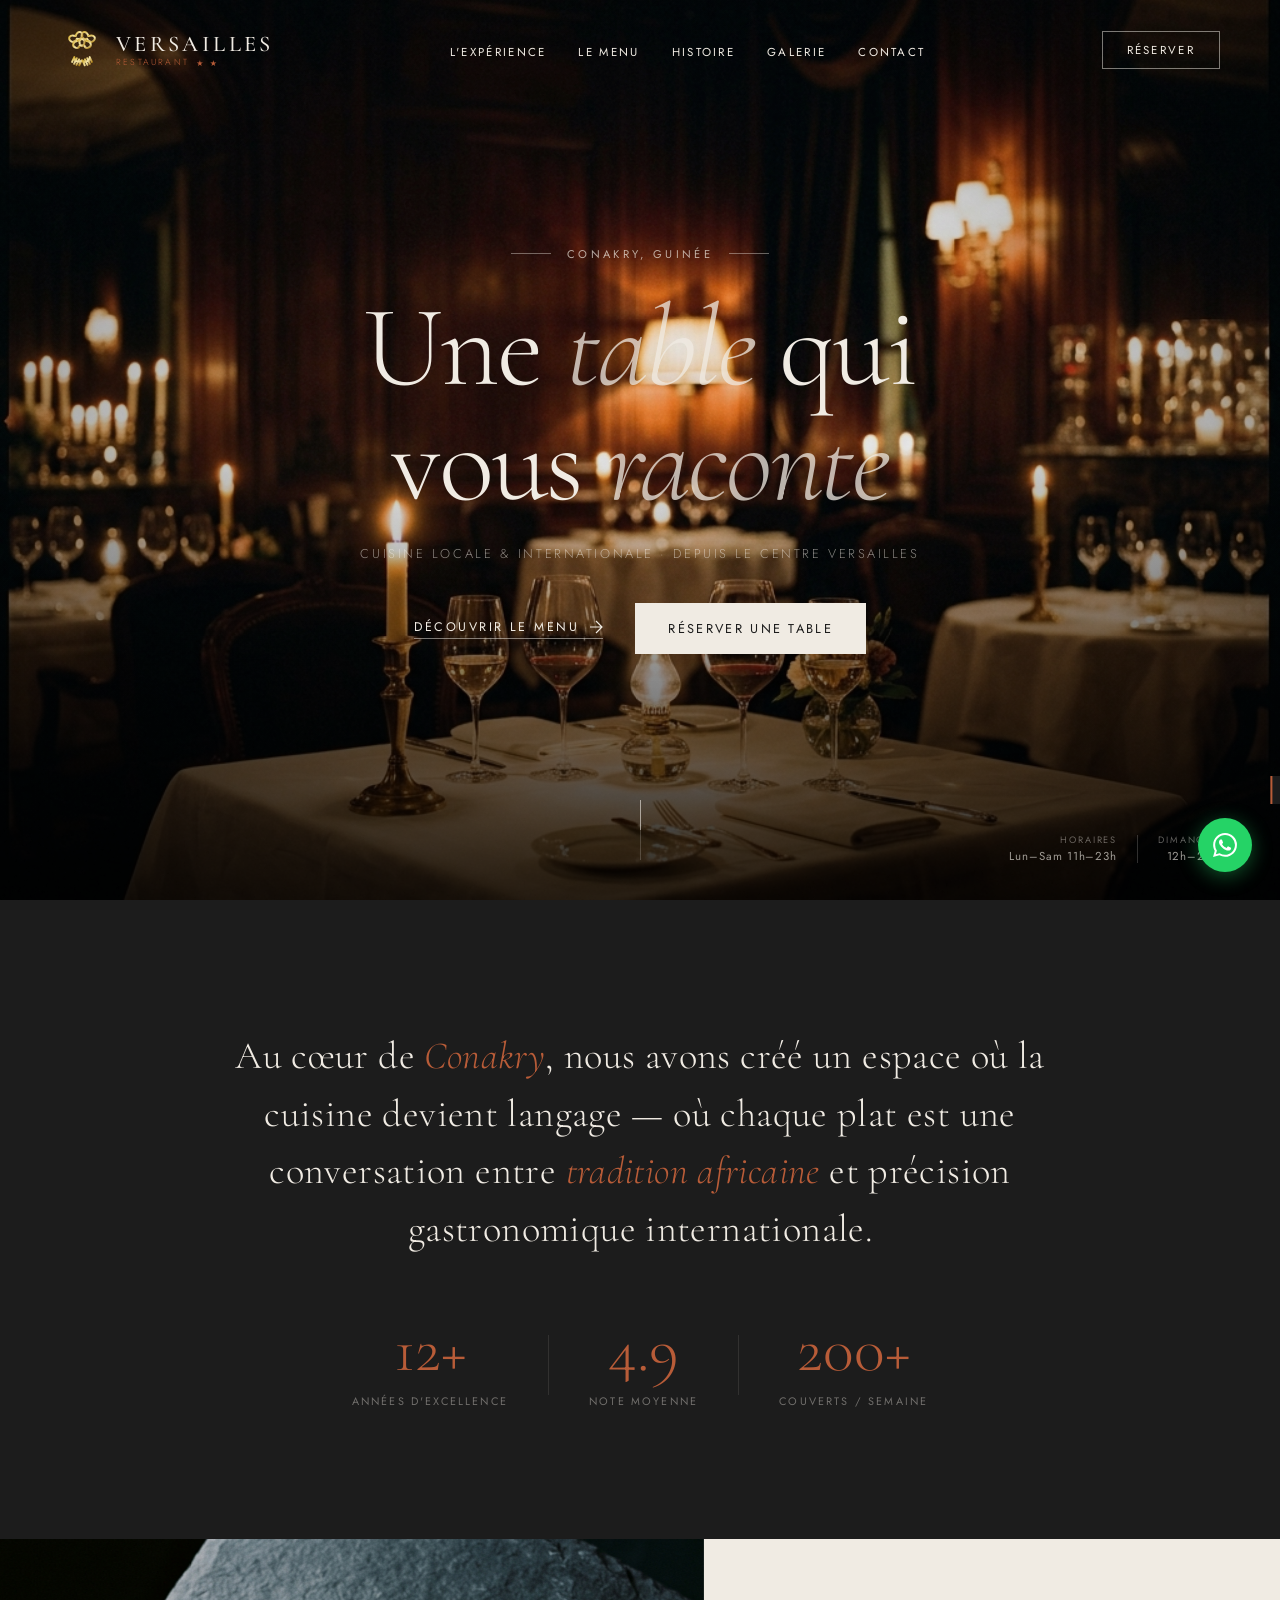
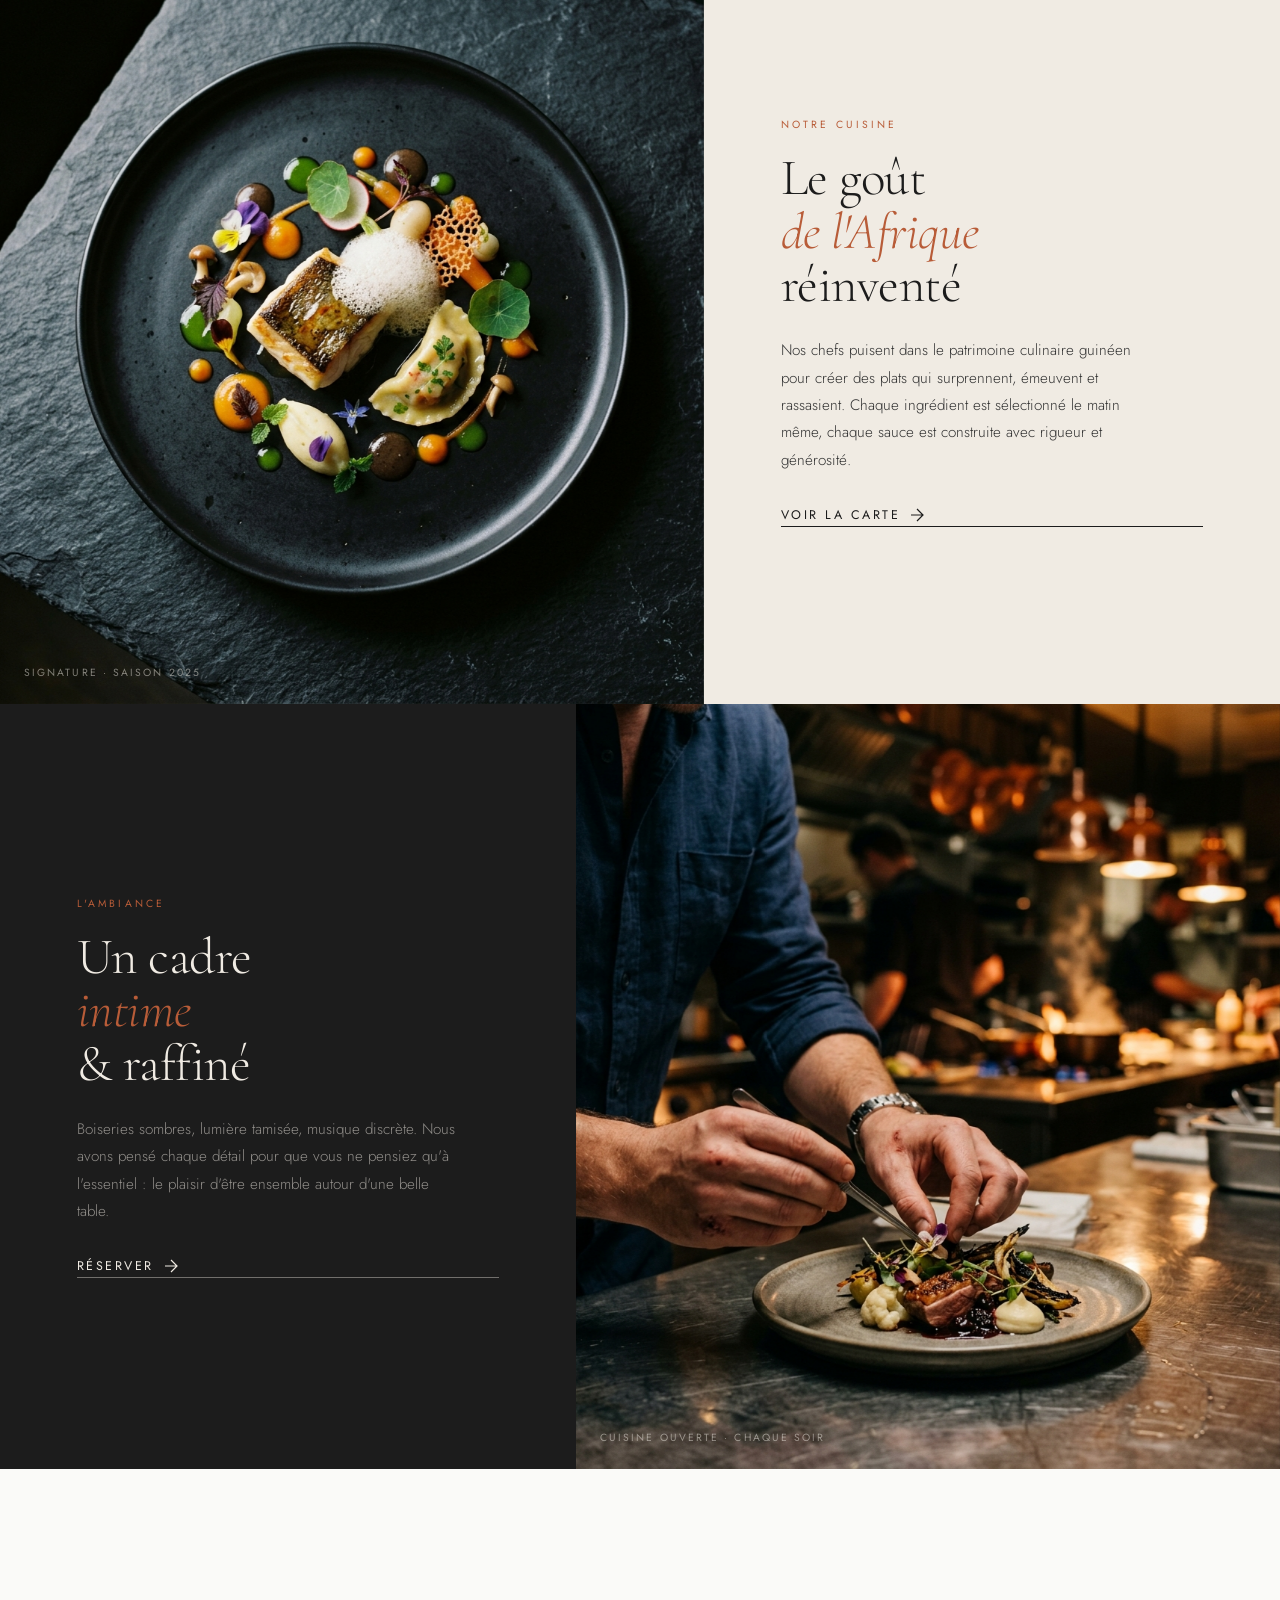
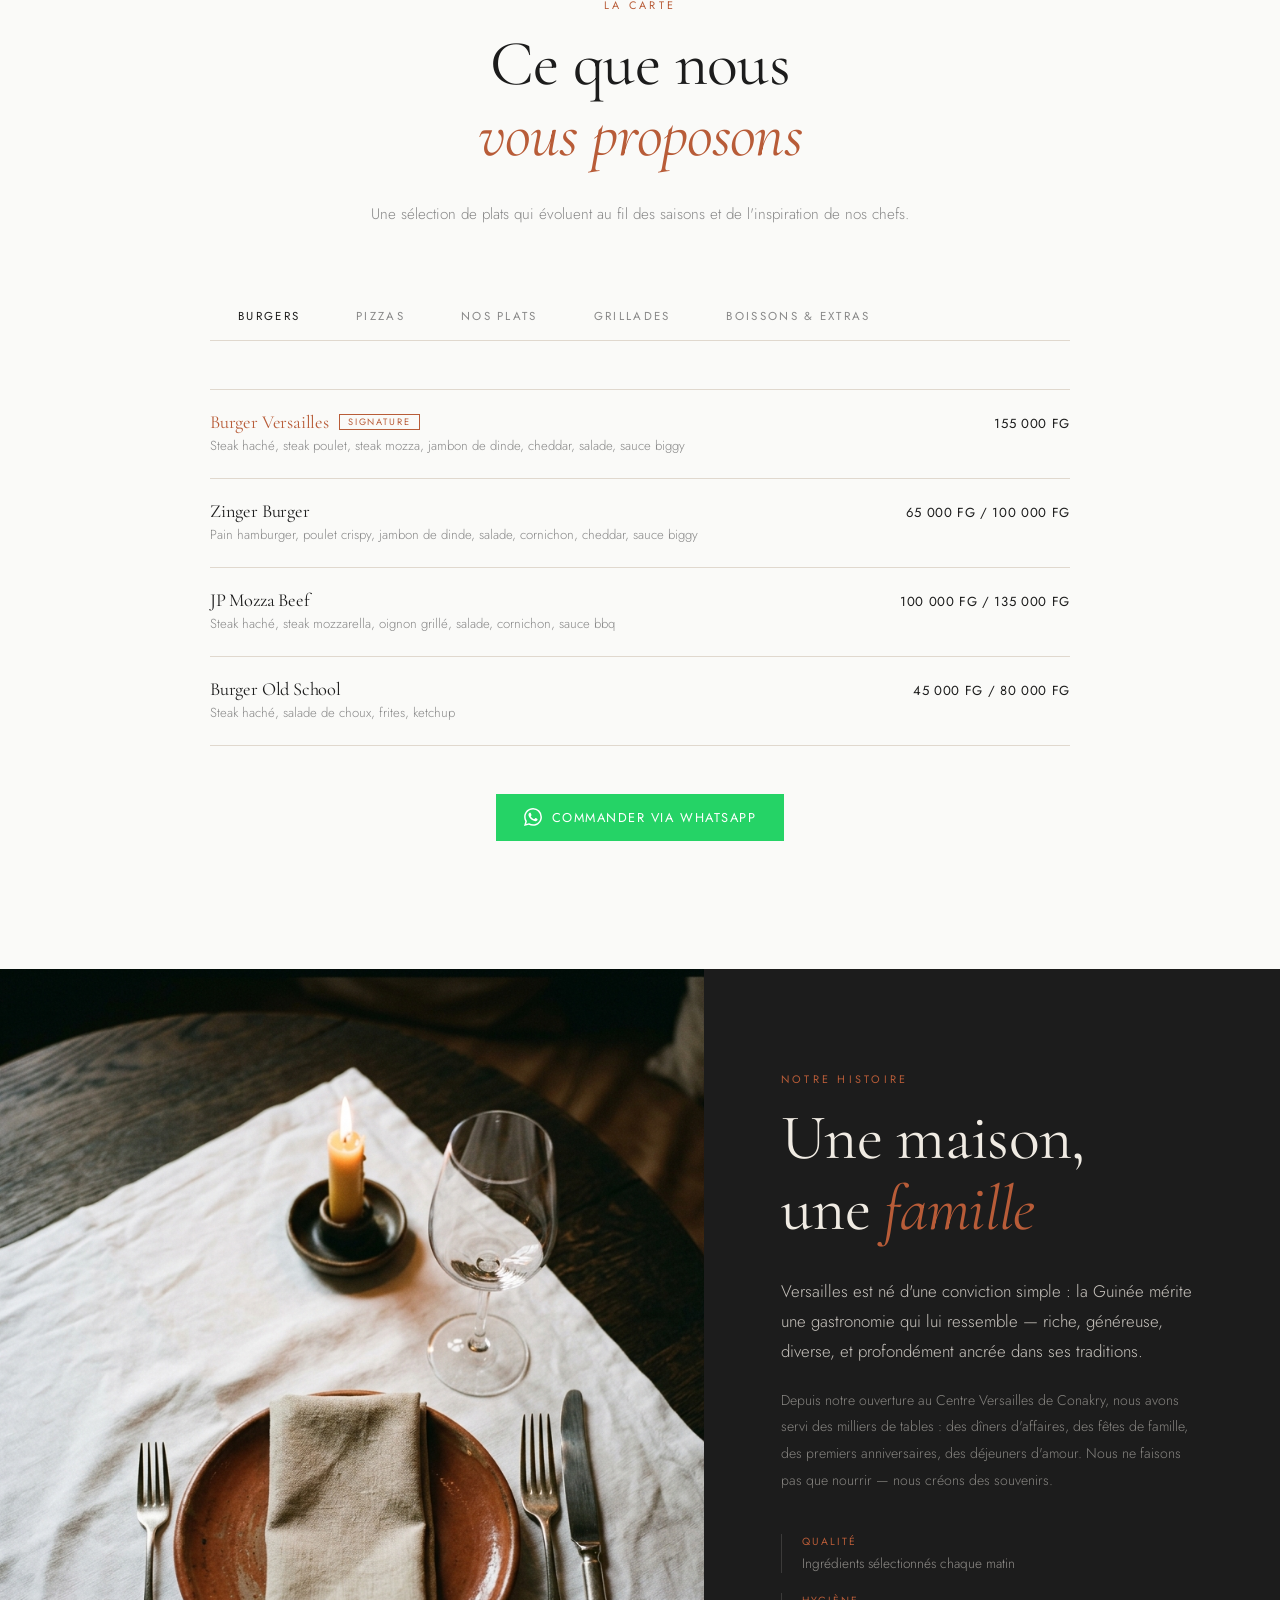
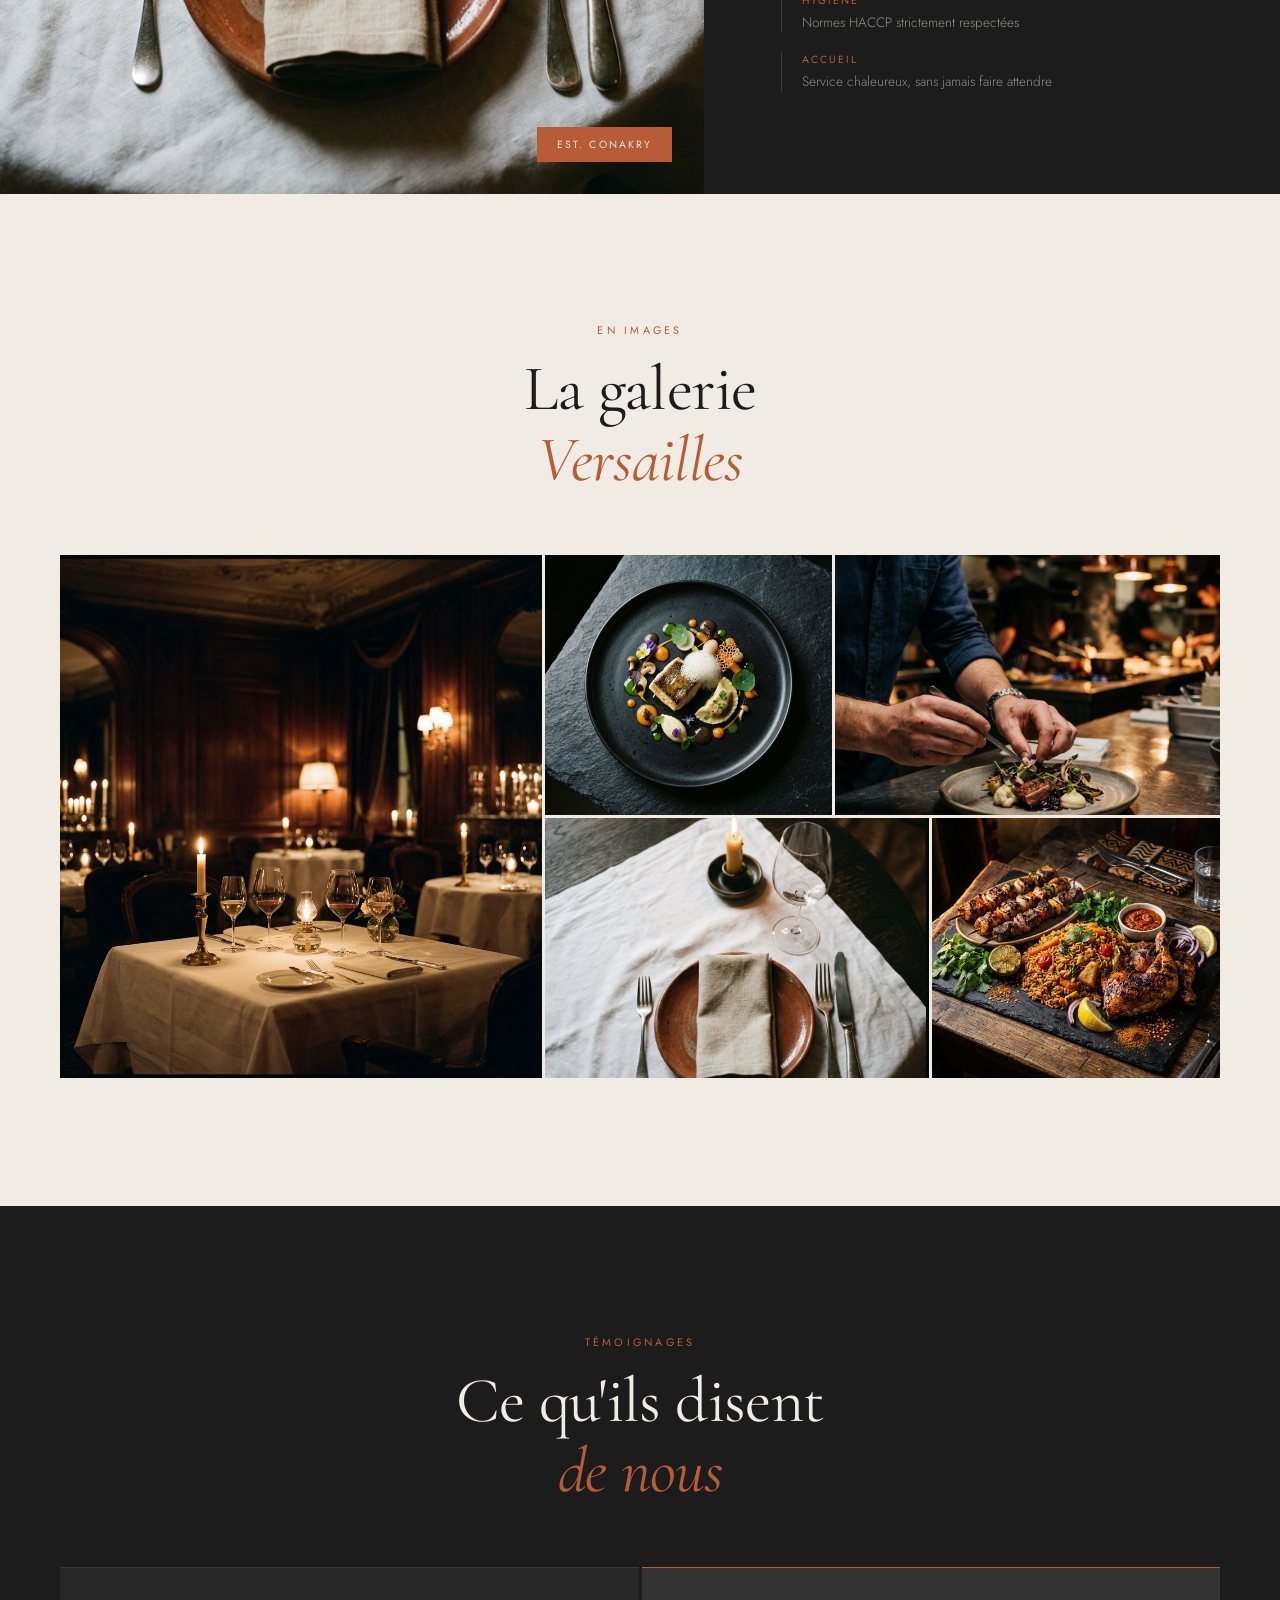
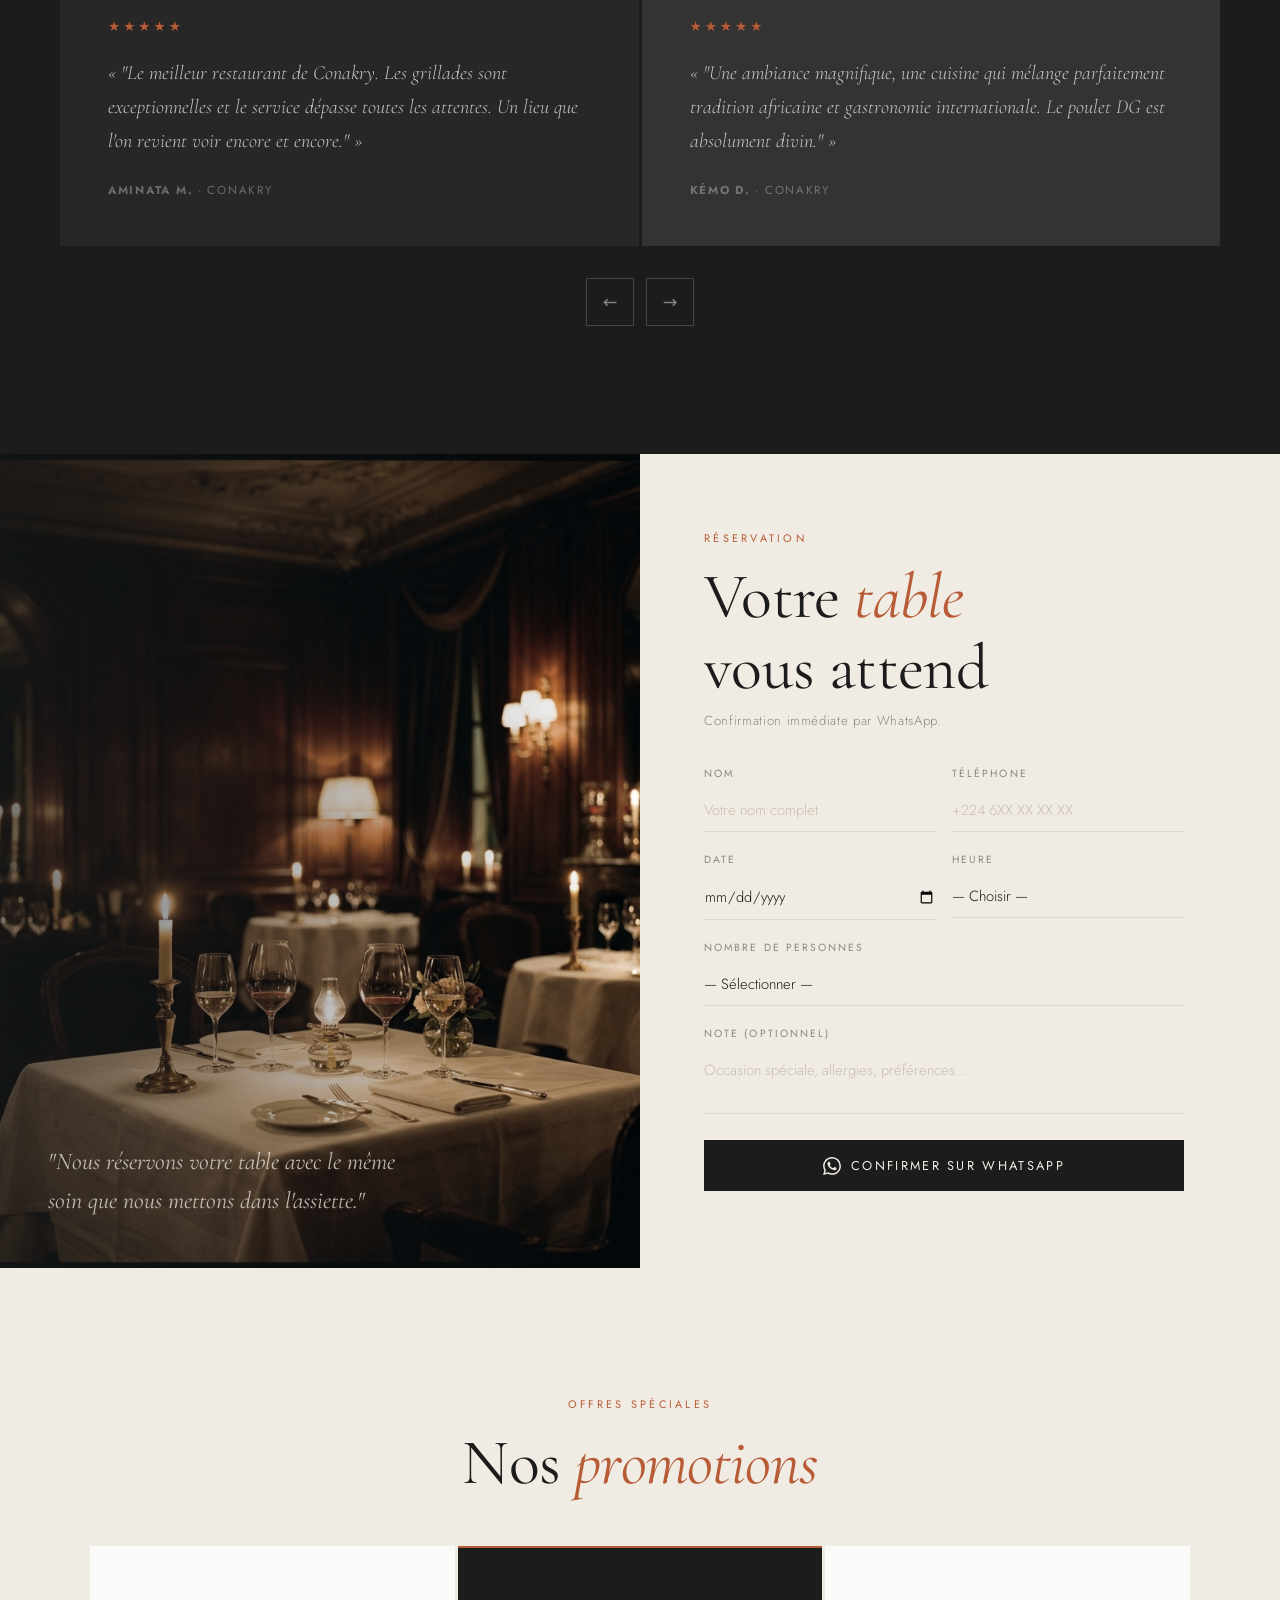
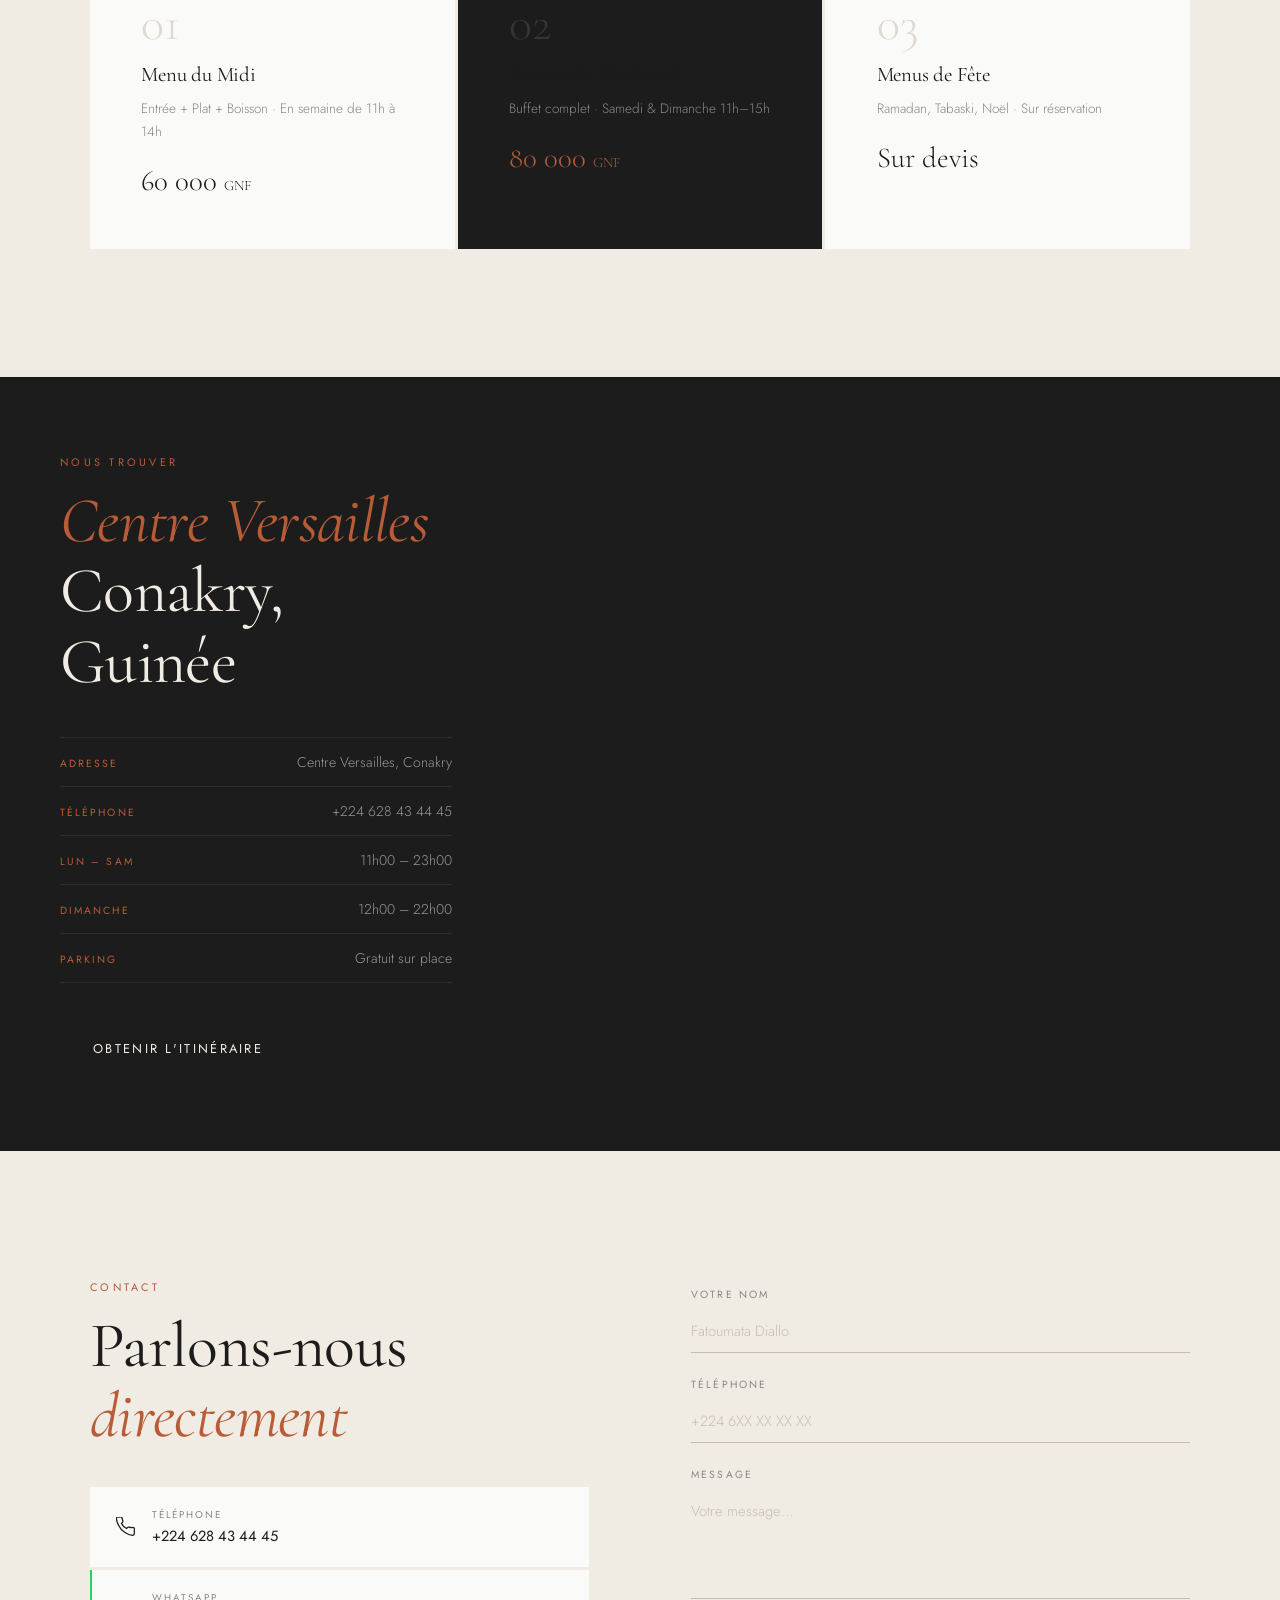
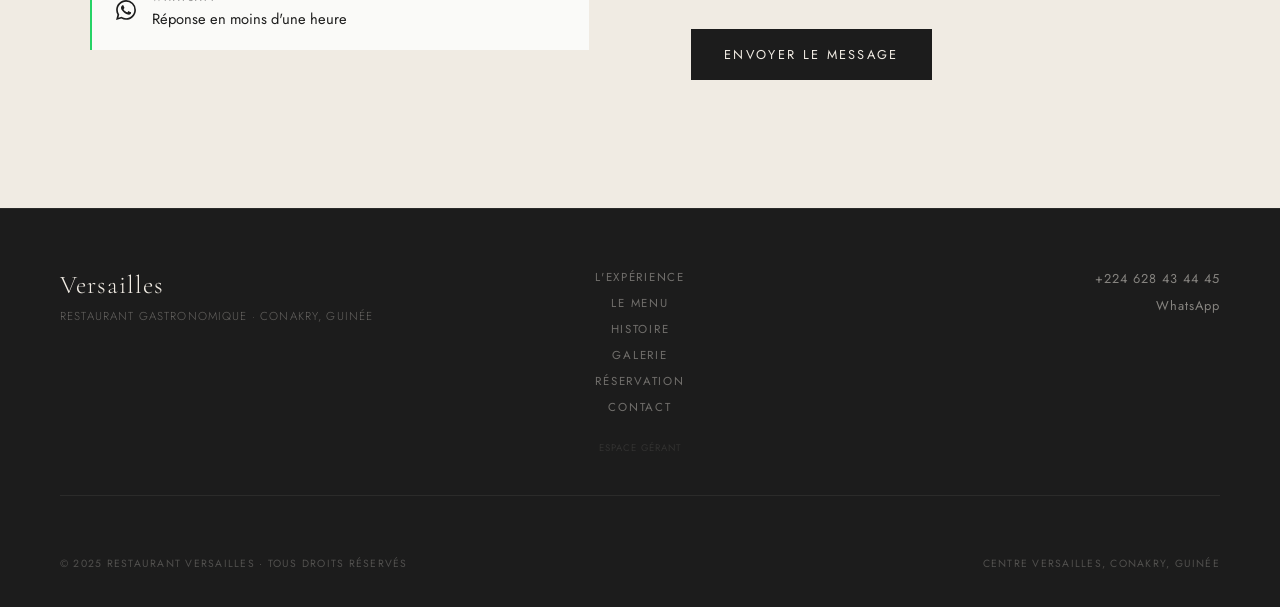
<file: index.html>
<!DOCTYPE html>
<html lang="fr">
<head>
  <meta charset="UTF-8"/>
  <meta name="viewport" content="width=device-width, initial-scale=1.0"/>
  <title>Versailles — Restaurant Gastronomique · Conakry</title>
  <meta name="description" content="Restaurant Versailles, Conakry. Une expérience gastronomique d'exception au cœur de la Guinée. Cuisine locale & internationale. Réservez au +224 628 43 44 45."/>
  <meta name="keywords" content="restaurant Versailles Conakry, gastronomique Guinée, fine dining Conakry, restaurant luxe Conakry"/>
  <meta property="og:title" content="Versailles — Restaurant Gastronomique · Conakry"/>
  <meta property="og:description" content="Une expérience gastronomique d'exception au cœur de Conakry, Guinée."/>
  <meta property="og:type" content="restaurant"/>
  <link rel="preconnect" href="https://fonts.googleapis.com"/>
  <link rel="preconnect" href="https://fonts.gstatic.com" crossorigin/>
  <link href="https://fonts.googleapis.com/css2?family=Cormorant+Garamond:ital,wght@0,300;0,400;0,500;0,600;1,300;1,400;1,500;1,600&family=Jost:wght@200;300;400;500&display=swap" rel="stylesheet"/>
  <link rel="stylesheet" href="style.css"/>
</head>
<body>

  <!-- Custom cursor -->
  <div class="cursor" id="cursor" aria-hidden="true"></div>
  <div class="cursor-follower" id="cursorFollower" aria-hidden="true"></div>

  <!-- ══ NAV ══ -->
  <header class="site-header" id="siteHeader" role="banner">
    <nav class="nav" aria-label="Navigation principale">
      <a href="index.html" class="nav-logo" aria-label="Versailles Accueil">
        <div class="logo-wrapper">
          <svg class="logo-icon" viewBox="0 0 100 100" xmlns="http://www.w3.org/2000/svg">
            <defs>
              <linearGradient id="goldGrad" x1="0%" y1="0%" x2="100%" y2="100%">
                <stop offset="0%" stop-color="#D4AF37" />
                <stop offset="50%" stop-color="#F3E5AB" />
                <stop offset="100%" stop-color="#AA7C11" />
              </linearGradient>
            </defs>
            <!-- Fork 1 (tilted) -->
            <g transform="translate(50,50) rotate(25) translate(-50,-50)" stroke="url(#goldGrad)" fill="none" stroke-width="4.5" stroke-linecap="round" stroke-linejoin="round">
              <path d="M50,15 L50,72"/>
              <!-- Main top-outward curls -->
              <path d="M50,15 C40,5 30,12 36,22 C41,29 50,22 50,22"/>
              <path d="M50,15 C60,5 70,12 64,22 C59,29 50,22 50,22"/>
              <!-- Secondary lower-outward curls -->
              <path d="M50,27 C38,24 32,32 40,40 C45,44 50,38 50,38"/>
              <path d="M50,27 C62,24 68,32 60,40 C55,44 50,38 50,38"/>
              <!-- Four tines at the bottom pointing downwards/outwards -->
              <path d="M41,72 C41,75 43,78 50,78 C57,78 59,75 59,72 M41,72 L41,84 M47,72 L47,86 M53,72 L53,86 M59,72 L59,84"/>
            </g>
            <!-- Fork 2 (tilted other way) -->
            <g transform="translate(50,50) rotate(-25) translate(-50,-50)" stroke="url(#goldGrad)" fill="none" stroke-width="4.5" stroke-linecap="round" stroke-linejoin="round">
              <path d="M50,15 L50,72"/>
              <path d="M50,15 C40,5 30,12 36,22 C41,29 50,22 50,22"/>
              <path d="M50,15 C60,5 70,12 64,22 C59,29 50,22 50,22"/>
              <path d="M50,27 C38,24 32,32 40,40 C45,44 50,38 50,38"/>
              <path d="M50,27 C62,24 68,32 60,40 C55,44 50,38 50,38"/>
              <path d="M41,72 C41,75 43,78 50,78 C57,78 59,75 59,72 M41,72 L41,84 M47,72 L47,86 M53,72 L53,86 M59,72 L59,84"/>
            </g>
          </svg>
          <div class="logo-text-group">
            <span class="logo-title">VERSAILLES</span>
            <span class="logo-subtitle">Restaurant <span class="logo-stars">★ ★</span></span>
          </div>
        </div>
      </a>

      <!-- Desktop Navigation Links (Visible on large screens) -->
      <ul class="desktop-nav-list" role="list">
        <li><a href="index.html#experience" class="d-nav-item">L'expérience</a></li>
        <li><a href="menu.html" class="d-nav-item">Le menu</a></li>
        <li><a href="index.html#histoire" class="d-nav-item">Histoire</a></li>
        <li><a href="index.html#galerie" class="d-nav-item">Galerie</a></li>
        <li><a href="index.html#contact" class="d-nav-item">Contact</a></li>
      </ul>

      <button class="nav-burger" id="navBurger" aria-label="Ouvrir le menu" aria-expanded="false" aria-controls="navMenu">
        <span class="burger-line"></span>
        <span class="burger-line"></span>
      </button>
      <div class="nav-menu" id="navMenu" role="dialog" aria-label="Menu de navigation">
        <div class="nav-menu-inner">
          <ul class="nav-list" role="list">
            <li><a href="index.html#experience" class="nav-item">L'expérience</a></li>
            <li><a href="menu.html" class="nav-item">Le menu</a></li>
            <li><a href="index.html#histoire" class="nav-item">Histoire</a></li>
            <li><a href="index.html#galerie" class="nav-item">Galerie</a></li>
            <li><a href="index.html#contact" class="nav-item">Contact</a></li>
          </ul>
          <a href="index.html#reservation" class="nav-reserve">Réserver une table</a>
          <div class="nav-footer-info">
            <p>+224 628 43 44 45</p>
            <p>Centre Versailles · Conakry</p>
          </div>
        </div>
      </div>
      <a href="index.html#reservation" class="nav-cta" id="navCta">Réserver</a>
    </nav>
  </header>

  <!-- ══ HERO ══ -->
  <section id="accueil" class="hero" aria-label="Accueil">
    <div class="hero-media">
      <img src="img-hero.png" alt="" aria-hidden="true" class="hero-img" fetchpriority="high"/>
      <div class="hero-grain" aria-hidden="true"></div>
      <div class="hero-vignette" aria-hidden="true"></div>
    </div>
    <div class="hero-content">
      <p class="hero-eyebrow">
        <span class="eyebrow-line"></span>
        <span>Conakry, Guinée</span>
        <span class="eyebrow-line"></span>
      </p>
      <h1 class="hero-title">
        <span class="hero-word" data-delay="0">Une</span>
        <em class="hero-word hero-italic" data-delay="100">table</em>
        <span class="hero-word" data-delay="200">qui</span>
        <br/>
        <span class="hero-word" data-delay="300">vous</span>
        <em class="hero-word hero-italic" data-delay="400">raconte</em>
      </h1>
      <p class="hero-sub">Cuisine locale & internationale · Depuis le Centre Versailles</p>
      <div class="hero-actions">
        <a href="menu.html" class="btn-text" id="heroMenuLink">
          <span>Découvrir le menu</span>
          <svg width="14" height="14" viewBox="0 0 14 14" fill="none" aria-hidden="true"><path d="M1 7h12M7 1l6 6-6 6" stroke="currentColor" stroke-width="1.2"/></svg>
        </a>
        <a href="#reservation" class="btn-primary" id="heroReserveLink">Réserver une table</a>
      </div>
    </div>
    <div class="hero-scroll" aria-hidden="true">
      <div class="scroll-track"><div class="scroll-thumb"></div></div>
    </div>
    <div class="hero-info" aria-hidden="true">
      <div class="hero-info-block">
        <span class="info-label">Horaires</span>
        <span class="info-value">Lun–Sam 11h–23h</span>
      </div>
      <div class="hero-info-sep"></div>
      <div class="hero-info-block">
        <span class="info-label">Dimanche</span>
        <span class="info-value">12h–22h</span>
      </div>
    </div>
  </section>

  <!-- ══ INTRO STATEMENT ══ -->
  <section class="statement" aria-label="Notre philosophie">
    <div class="statement-inner">
      <p class="statement-text js-reveal">
        Au cœur de <em>Conakry</em>, nous avons créé un espace où la cuisine devient langage — 
        où chaque plat est une conversation entre <em>tradition africaine</em> 
        et précision gastronomique internationale.
      </p>
      <div class="statement-meta js-reveal">
        <div class="meta-item">
          <span class="meta-num">12+</span>
          <span class="meta-label">Années d'excellence</span>
        </div>
        <div class="meta-sep" aria-hidden="true"></div>
        <div class="meta-item">
          <span class="meta-num">4.9</span>
          <span class="meta-label">Note moyenne</span>
        </div>
        <div class="meta-sep" aria-hidden="true"></div>
        <div class="meta-item">
          <span class="meta-num">200+</span>
          <span class="meta-label">Couverts / semaine</span>
        </div>
      </div>
    </div>
  </section>

  <!-- ══ EXPÉRIENCE (FEATURE SECTIONS) ══ -->
  <section id="experience" class="experience" aria-label="Notre expérience">

    <!-- Block 1: image gauche / texte droit -->
    <div class="exp-block exp-block--image-left">
      <div class="exp-image js-parallax-img">
        <img src="img-dish.png" alt="Plat signature du Restaurant Versailles" loading="lazy"/>
        <div class="exp-image-caption" aria-hidden="true">Signature · Saison 2025</div>
      </div>
      <div class="exp-text">
        <p class="exp-eyebrow js-reveal">Notre cuisine</p>
        <h2 class="exp-title js-reveal">Le goût<br/><em>de l'Afrique</em><br/>réinventé</h2>
        <p class="exp-body js-reveal">
          Nos chefs puisent dans le patrimoine culinaire guinéen pour créer des plats qui surprennent, 
          émeuvent et rassasient. Chaque ingrédient est sélectionné le matin même, chaque sauce 
          est construite avec rigueur et générosité.
        </p>
        <a href="menu.html" class="btn-text js-reveal" id="expMenuLink">
          <span>Voir la carte</span>
          <svg width="14" height="14" viewBox="0 0 14 14" fill="none" aria-hidden="true"><path d="M1 7h12M7 1l6 6-6 6" stroke="currentColor" stroke-width="1.2"/></svg>
        </a>
      </div>
    </div>

    <!-- Block 2: texte gauche / image droite -->
    <div class="exp-block exp-block--image-right">
      <div class="exp-text">
        <p class="exp-eyebrow js-reveal">L'ambiance</p>
        <h2 class="exp-title js-reveal">Un cadre<br/><em>intime</em><br/>& raffiné</h2>
        <p class="exp-body js-reveal">
          Boiseries sombres, lumière tamisée, musique discrète. Nous avons pensé chaque détail 
          pour que vous ne pensiez qu'à l'essentiel : le plaisir d'être ensemble autour d'une belle table.
        </p>
        <a href="#reservation" class="btn-text js-reveal" id="expReserveLink">
          <span>Réserver</span>
          <svg width="14" height="14" viewBox="0 0 14 14" fill="none" aria-hidden="true"><path d="M1 7h12M7 1l6 6-6 6" stroke="currentColor" stroke-width="1.2"/></svg>
        </a>
      </div>
      <div class="exp-image js-parallax-img">
        <img src="img-chef.png" alt="Notre cuisine en préparation" loading="lazy"/>
        <div class="exp-image-caption" aria-hidden="true">Cuisine ouverte · Chaque soir</div>
      </div>
    </div>

  </section>

  <!-- ══ MENU ══ -->
  <section id="menu" class="menu-section" aria-label="Notre menu">
    <div class="menu-header">
      <p class="section-eyebrow js-reveal">La carte</p>
      <h2 class="section-title js-reveal">Ce que nous<br/><em>vous proposons</em></h2>
      <p class="menu-desc js-reveal">Une sélection de plats qui évoluent au fil des saisons et de l'inspiration de nos chefs.</p>
    </div>

    <div class="menu-tabs-row" role="tablist" aria-label="Catégories du menu">
      <button class="menu-tab active" role="tab" aria-selected="true" data-cat="burgers" id="tab-burgers">Burgers</button>
      <button class="menu-tab" role="tab" aria-selected="false" data-cat="pizzas" id="tab-pizzas">Pizzas</button>
      <button class="menu-tab" role="tab" aria-selected="false" data-cat="plats" id="tab-plats">Nos Plats</button>
      <button class="menu-tab" role="tab" aria-selected="false" data-cat="grillades" id="tab-grillades">Grillades</button>
      <button class="menu-tab" role="tab" aria-selected="false" data-cat="boissons" id="tab-boissons">Boissons & Extras</button>
    </div>

    <div class="menu-body">

      <div class="menu-panel active" id="cat-burgers" role="tabpanel" aria-labelledby="tab-burgers">
        <div class="menu-list">
          <div class="menu-entry menu-entry--featured"><div class="me-left"><h3 class="me-name">Burger Versailles <span class="me-tag">Signature</span></h3><p class="me-desc">Steak haché, steak poulet, steak mozza, jambon de dinde, cheddar, salade, sauce biggy</p></div><span class="me-price">155 000 FG</span></div>
          <div class="menu-entry"><div class="me-left"><h3 class="me-name">Zinger Burger</h3><p class="me-desc">Pain hamburger, poulet crispy, jambon de dinde, salade, cornichon, cheddar, sauce biggy</p></div><span class="me-price">65 000 FG / 100 000 FG</span></div>
          <div class="menu-entry"><div class="me-left"><h3 class="me-name">JP Mozza Beef</h3><p class="me-desc">Steak haché, steak mozzarella, oignon grillé, salade, cornichon, sauce bbq</p></div><span class="me-price">100 000 FG / 135 000 FG</span></div>
          <div class="menu-entry"><div class="me-left"><h3 class="me-name">Burger Old School</h3><p class="me-desc">Steak haché, salade de choux, frites, ketchup</p></div><span class="me-price">45 000 FG / 80 000 FG</span></div>
        </div>
      </div>

      <div class="menu-panel" id="cat-pizzas" role="tabpanel" aria-labelledby="tab-pizzas">
        <div class="menu-list">
          <div class="menu-entry menu-entry--featured"><div class="me-left"><h3 class="me-name">Pizza au Mètre <span class="me-tag">Spécialité</span></h3><p class="me-desc">1 mètre de pizza composé de 5 saveurs au choix (hors week-end)</p></div><span class="me-price">375 000 FG</span></div>
          <div class="menu-entry"><div class="me-left"><h3 class="me-name">Pizza Classic Crevettes</h3><p class="me-desc">Crevettes, sauce tomate, mozzarella, oignon, poivron, olive, champignon</p></div><span class="me-price">210 000 FG</span></div>
          <div class="menu-entry"><div class="me-left"><h3 class="me-name">Pizza Burger</h3><p class="me-desc">Sauce mixte, mozzarella, steak haché, cheddar, oignon, peperoni, tomate</p></div><span class="me-price">160 000 FG</span></div>
          <div class="menu-entry"><div class="me-left"><h3 class="me-name">Pizza Margarita</h3><p class="me-desc">Sauce tomate maison, mozzarella, origan</p></div><span class="me-price">80 000 FG</span></div>
        </div>
      </div>

      <div class="menu-panel" id="cat-plats" role="tabpanel" aria-labelledby="tab-plats">
        <div class="menu-list">
          <div class="menu-entry"><div class="me-left"><h3 class="me-name">Steak Sauce Poivres</h3><p class="me-desc">Steak de bœuf juteux, sauce crémeuse au poivre vert. Accompagné de frites ou riz</p></div><span class="me-price">175 000 FG</span></div>
          <div class="menu-entry"><div class="me-left"><h3 class="me-name">Poulet Sauce Champignon</h3><p class="me-desc">Blanc de poulet tendre, crème aux champignons. Accompagné de légumes, frites ou riz</p></div><span class="me-price">160 000 FG</span></div>
          <div class="menu-entry"><div class="me-left"><h3 class="me-name">Filet de Capitaine à la Crème</h3><p class="me-desc">Pavé de capitaine frais, sauce veloutée citronnée. Accompagné de légumes et riz</p></div><span class="me-price">190 000 FG</span></div>
          <div class="menu-entry"><div class="me-left"><h3 class="me-name">Fettuccini Alfredo</h3><p class="me-desc">Recette italienne traditionnelle, crème fraîche double, beurre, parmesan et ail</p></div><span class="me-price">115 000 FG</span></div>
        </div>
      </div>

      <div class="menu-panel" id="cat-grillades" role="tabpanel" aria-labelledby="tab-grillades">
        <div class="menu-list">
          <div class="menu-entry menu-entry--featured"><div class="me-left"><h3 class="me-name">Machewe Versailles <span class="me-tag">Partage</span></h3><p class="me-desc">Plateau géant pour 4 personnes : ailes, crevettes, brochettes bœuf, tawouk, kabab, frites, sauces</p></div><span class="me-price">485 000 FG</span></div>
          <div class="menu-entry"><div class="me-left"><h3 class="me-name">Poulet Libanais Braisé</h3><p class="me-desc">Poulet entier mariné aux épices, cuit sur braises. Servi avec frites, cornichon et aïoli</p></div><span class="me-price">180 000 FG</span></div>
          <div class="menu-entry"><div class="me-left"><h3 class="me-name">Mix Grill</h3><p class="me-desc">1 brochette viande, 1 brochette tawouk, 2 brochettes kabab avec frites et houmous</p></div><span class="me-price">180 000 FG</span></div>
          <div class="menu-entry"><div class="me-left"><h3 class="me-name">Poisson Attiéké</h3><p class="me-desc">Mérou entier frit servi avec attiéké local, salade, oignons et tomates</p></div><span class="me-price">150 000 FG</span></div>
        </div>
      </div>

      <div class="menu-panel" id="cat-boissons" role="tabpanel" aria-labelledby="tab-boissons">
        <div class="menu-list">
          <div class="menu-entry menu-entry--featured"><div class="me-left"><h3 class="me-name">Smoothie Avocat Miel Crunchy</h3><p class="me-desc">Avocat crémeux glacé, miel local pur, éclats de cacahuètes grillées</p></div><span class="me-price">50 000 FG</span></div>
          <div class="menu-entry"><div class="me-left"><h3 class="me-name">Cocktail Versailles</h3><p class="me-desc">Cocktail royal signature maison aux fruits tropicaux pressés</p></div><span class="me-price">75 000 FG</span></div>
          <div class="menu-entry"><div class="me-left"><h3 class="me-name">Mojito Passion</h3><p class="me-desc">Menthe fraîche, citron vert, fruit de la passion et eau gazeuse</p></div><span class="me-price">40 000 FG</span></div>
          <div class="menu-entry"><div class="me-left"><h3 class="me-name">Bissap & Gingembre</h3><p class="me-desc">Boisson traditionnelle infusée à l'hibiscus rouge et gingembre pressé</p></div><span class="me-price">20 000 FG</span></div>
        </div>
      </div>

    </div>

    <div class="menu-footer">
      <a href="https://wa.me/224628434445?text=Bonjour%20Restaurant%20Versailles,%20je%20souhaite%20commander%20:" target="_blank" rel="noopener" class="btn-wa" id="menuWaBtn">
        <svg width="18" height="18" viewBox="0 0 24 24" fill="currentColor" aria-hidden="true"><path d="M17.472 14.382c-.297-.149-1.758-.867-2.03-.967-.273-.099-.471-.148-.67.15-.197.297-.767.966-.94 1.164-.173.199-.347.223-.644.075-.297-.15-1.255-.463-2.39-1.475-.883-.788-1.48-1.761-1.653-2.059-.173-.297-.018-.458.13-.606.134-.133.298-.347.446-.52.149-.174.198-.298.298-.497.099-.198.05-.371-.025-.52-.075-.149-.669-1.612-.916-2.207-.242-.579-.487-.5-.669-.51-.173-.008-.371-.01-.57-.01-.198 0-.52.074-.792.372-.272.297-1.04 1.016-1.04 2.479 0 1.462 1.065 2.875 1.213 3.074.149.198 2.096 3.2 5.077 4.487.709.306 1.262.489 1.694.625.712.227 1.36.195 1.871.118.571-.085 1.758-.719 2.006-1.413.248-.694.248-1.289.173-1.413-.074-.124-.272-.198-.57-.347m-5.421 7.403h-.004a9.87 9.87 0 01-5.031-1.378l-.361-.214-3.741.982.998-3.648-.235-.374a9.86 9.86 0 01-1.51-5.26c.001-5.45 4.436-9.884 9.888-9.884 2.64 0 5.122 1.03 6.988 2.898a9.825 9.825 0 012.893 6.994c-.003 5.45-4.437 9.884-9.885 9.884m8.413-18.297A11.815 11.815 0 0012.05 0C5.495 0 .16 5.335.157 11.892c0 2.096.547 4.142 1.588 5.945L.057 24l6.305-1.654a11.882 11.882 0 005.683 1.448h.005c6.554 0 11.89-5.335 11.893-11.893a11.821 11.821 0 00-3.48-8.413z"/></svg>
        Commander via WhatsApp
      </a>
    </div>
  </section>

  <!-- ══ HISTOIRE / À PROPOS ══ -->
  <section id="histoire" class="histoire" aria-label="Notre histoire">
    <div class="histoire-visual">
      <img src="img-table.png" alt="Table dressée au Restaurant Versailles" loading="lazy" class="js-parallax-img"/>
      <div class="histoire-tag" aria-hidden="true">
        <span>Est. Conakry</span>
      </div>
    </div>
    <div class="histoire-content">
      <p class="section-eyebrow js-reveal">Notre histoire</p>
      <h2 class="section-title js-reveal">Une maison,<br/>une <em>famille</em></h2>
      <p class="histoire-lead js-reveal">
        Versailles est né d'une conviction simple : la Guinée mérite une gastronomie qui lui ressemble — 
        riche, généreuse, diverse, et profondément ancrée dans ses traditions.
      </p>
      <p class="histoire-body js-reveal">
        Depuis notre ouverture au Centre Versailles de Conakry, nous avons servi des milliers de tables : 
        des dîners d'affaires, des fêtes de famille, des premiers anniversaires, des déjeuners d'amour. 
        Nous ne faisons pas que nourrir — nous créons des souvenirs.
      </p>
      <div class="histoire-values js-reveal">
        <div class="hv-item">
          <span class="hv-label">Qualité</span>
          <p>Ingrédients sélectionnés chaque matin</p>
        </div>
        <div class="hv-item">
          <span class="hv-label">Hygiène</span>
          <p>Normes HACCP strictement respectées</p>
        </div>
        <div class="hv-item">
          <span class="hv-label">Accueil</span>
          <p>Service chaleureux, sans jamais faire attendre</p>
        </div>
      </div>
    </div>
  </section>

  <!-- ══ GALERIE ══ -->
  <section id="galerie" class="galerie" aria-label="Notre galerie">
    <div class="galerie-header">
      <p class="section-eyebrow js-reveal">En images</p>
      <h2 class="section-title js-reveal">La galerie<br/><em>Versailles</em></h2>
    </div>
    <div class="galerie-grid" role="list">
      <figure class="g-item g-item--1 js-reveal" role="listitem">
        <img src="img-hero.png" alt="Salle du Restaurant Versailles" loading="lazy"/>
        <figcaption>L'ambiance</figcaption>
      </figure>
      <figure class="g-item g-item--2 js-reveal" role="listitem">
        <img src="img-dish.png" alt="Plat signature" loading="lazy"/>
        <figcaption>Nos plats</figcaption>
      </figure>
      <figure class="g-item g-item--3 js-reveal" role="listitem">
        <img src="img-chef.png" alt="En cuisine" loading="lazy"/>
        <figcaption>En cuisine</figcaption>
      </figure>
      <figure class="g-item g-item--4 js-reveal" role="listitem">
        <img src="img-table.png" alt="Table dressée" loading="lazy"/>
        <figcaption>La table</figcaption>
      </figure>
      <figure class="g-item g-item--5 js-reveal" role="listitem">
        <img src="gallery1.png" alt="Grillades maison" loading="lazy"/>
        <figcaption>Grillades</figcaption>
      </figure>
    </div>
  </section>

  <!-- ══ AVIS ══ -->
  <section class="avis-section" aria-label="Avis de nos clients">
    <div class="avis-header">
      <p class="section-eyebrow js-reveal">Témoignages</p>
      <h2 class="section-title js-reveal">Ce qu'ils disent<br/><em>de nous</em></h2>
    </div>
    <div class="avis-track" id="avisTrack" role="list">
      <article class="avis-card" role="listitem">
        <div class="avis-stars" aria-label="5 étoiles sur 5">★★★★★</div>
        <blockquote class="avis-quote">"Le meilleur restaurant de Conakry. Les grillades sont exceptionnelles et le service dépasse toutes les attentes. Un lieu que l'on revient voir encore et encore."</blockquote>
        <div class="avis-author"><strong>Aminata M.</strong> · Conakry</div>
      </article>
      <article class="avis-card avis-card--accent" role="listitem">
        <div class="avis-stars" aria-label="5 étoiles sur 5">★★★★★</div>
        <blockquote class="avis-quote">"Une ambiance magnifique, une cuisine qui mélange parfaitement tradition africaine et gastronomie internationale. Le poulet DG est absolument divin."</blockquote>
        <div class="avis-author"><strong>Kémo D.</strong> · Conakry</div>
      </article>
      <article class="avis-card" role="listitem">
        <div class="avis-stars" aria-label="5 étoiles sur 5">★★★★★</div>
        <blockquote class="avis-quote">"Idéal pour les dîners d'affaires. Le cadre est sobre et élégant, les prix honnêtes, la qualité constante. Je recommande les brochettes de bœuf."</blockquote>
        <div class="avis-author"><strong>Mamadou B.</strong> · Conakry</div>
      </article>
      <article class="avis-card" role="listitem">
        <div class="avis-stars" aria-label="5 étoiles sur 5">★★★★★</div>
        <blockquote class="avis-quote">"Nous y avons fêté notre anniversaire de mariage. Tout était parfait — la cuisine, le service, l'atmosphère. Versailles est une adresse que nous chérissons."</blockquote>
        <div class="avis-author"><strong>Fatoumata &amp; Oumar</strong> · Conakry</div>
      </article>
    </div>
    <div class="avis-nav" aria-label="Navigation témoignages">
      <button class="avis-btn" id="avisPrev" aria-label="Témoignage précédent">←</button>
      <button class="avis-btn" id="avisNext" aria-label="Témoignage suivant">→</button>
    </div>
  </section>

  <!-- ══ RÉSERVATION ══ -->
  <section id="reservation" class="reservation" aria-label="Réservation">
    <div class="res-split">
      <div class="res-image">
        <img src="img-hero.png" alt="" aria-hidden="true" loading="lazy"/>
        <div class="res-image-overlay" aria-hidden="true"></div>
        <div class="res-image-content" aria-hidden="true">
          <p class="res-quote">"Nous réservons votre table avec le même soin que nous mettons dans l'assiette."</p>
        </div>
      </div>
      <div class="res-form-side">
        <div class="res-form-inner">
          <p class="section-eyebrow">Réservation</p>
          <h2 class="section-title">Votre <em>table</em><br/>vous attend</h2>
          <p class="res-sub">Confirmation immédiate par WhatsApp.</p>

          <form class="res-form" id="reservationForm" novalidate>
            <div class="field-row">
              <div class="field">
                <label for="resName">Nom</label>
                <input type="text" id="resName" name="name" placeholder="Votre nom complet" required autocomplete="name"/>
              </div>
              <div class="field">
                <label for="resPhone">Téléphone</label>
                <input type="tel" id="resPhone" name="phone" placeholder="+224 6XX XX XX XX" required autocomplete="tel"/>
              </div>
            </div>
            <div class="field-row">
              <div class="field">
                <label for="resDate">Date</label>
                <input type="date" id="resDate" name="date" required/>
              </div>
              <div class="field">
                <label for="resTime">Heure</label>
                <select id="resTime" name="time" required>
                  <option value="">— Choisir —</option>
                  <option value="11:00">11h00</option>
                  <option value="12:00">12h00</option>
                  <option value="13:00">13h00</option>
                  <option value="14:00">14h00</option>
                  <option value="19:00">19h00</option>
                  <option value="20:00">20h00</option>
                  <option value="21:00">21h00</option>
                  <option value="22:00">22h00</option>
                </select>
              </div>
            </div>
            <div class="field">
              <label for="resGuests">Nombre de personnes</label>
              <select id="resGuests" name="guests" required>
                <option value="">— Sélectionner —</option>
                <option value="1">1 personne</option>
                <option value="2">2 personnes</option>
                <option value="3">3 personnes</option>
                <option value="4">4 personnes</option>
                <option value="5">5 personnes</option>
                <option value="6">6 personnes</option>
                <option value="7+">7 personnes ou plus</option>
              </select>
            </div>
            <div class="field">
              <label for="resNote">Note (optionnel)</label>
              <textarea id="resNote" name="note" rows="2" placeholder="Occasion spéciale, allergies, préférences…"></textarea>
            </div>
            <button type="submit" class="btn-primary btn-full" id="reserveSubmitBtn">
              <svg width="18" height="18" viewBox="0 0 24 24" fill="currentColor" aria-hidden="true"><path d="M17.472 14.382c-.297-.149-1.758-.867-2.03-.967-.273-.099-.471-.148-.67.15-.197.297-.767.966-.94 1.164-.173.199-.347.223-.644.075-.297-.15-1.255-.463-2.39-1.475-.883-.788-1.48-1.761-1.653-2.059-.173-.297-.018-.458.13-.606.134-.133.298-.347.446-.52.149-.174.198-.298.298-.497.099-.198.05-.371-.025-.52-.075-.149-.669-1.612-.916-2.207-.242-.579-.487-.5-.669-.51-.173-.008-.371-.01-.57-.01-.198 0-.52.074-.792.372-.272.297-1.04 1.016-1.04 2.479 0 1.462 1.065 2.875 1.213 3.074.149.198 2.096 3.2 5.077 4.487.709.306 1.262.489 1.694.625.712.227 1.36.195 1.871.118.571-.085 1.758-.719 2.006-1.413.248-.694.248-1.289.173-1.413-.074-.124-.272-.198-.57-.347m-5.421 7.403h-.004a9.87 9.87 0 01-5.031-1.378l-.361-.214-3.741.982.998-3.648-.235-.374a9.86 9.86 0 01-1.51-5.26c.001-5.45 4.436-9.884 9.888-9.884 2.64 0 5.122 1.03 6.988 2.898a9.825 9.825 0 012.893 6.994c-.003 5.45-4.437 9.884-9.885 9.884m8.413-18.297A11.815 11.815 0 0012.05 0C5.495 0 .16 5.335.157 11.892c0 2.096.547 4.142 1.588 5.945L.057 24l6.305-1.654a11.882 11.882 0 005.683 1.448h.005c6.554 0 11.89-5.335 11.893-11.893a11.821 11.821 0 00-3.48-8.413z"/></svg>
              Confirmer sur WhatsApp
            </button>
          </form>
        </div>
      </div>
    </div>
  </section>

  <!-- ══ PROMOTIONS ══ -->
  <section class="promos" aria-label="Promotions">
    <div class="promos-inner">
      <p class="section-eyebrow js-reveal">Offres spéciales</p>
      <h2 class="section-title js-reveal">Nos <em>promotions</em></h2>
      <div class="promos-grid">
        <div class="promo-item js-reveal">
          <div class="promo-num">01</div>
          <h3>Menu du Midi</h3>
          <p>Entrée + Plat + Boisson · En semaine de 11h à 14h</p>
          <div class="promo-price">60 000 <small>GNF</small></div>
        </div>
        <div class="promo-item promo-item--dark js-reveal">
          <div class="promo-num">02</div>
          <h3>Brunch du Week-end</h3>
          <p>Buffet complet · Samedi & Dimanche 11h–15h</p>
          <div class="promo-price">80 000 <small>GNF</small></div>
        </div>
        <div class="promo-item js-reveal">
          <div class="promo-num">03</div>
          <h3>Menus de Fête</h3>
          <p>Ramadan, Tabaski, Noël · Sur réservation</p>
          <div class="promo-price">Sur devis</div>
        </div>
      </div>
    </div>
  </section>

  <!-- ══ LOCALISATION ══ -->
  <section id="localisation" class="localisation" aria-label="Localisation et contact">
    <div class="loc-content">
      <p class="section-eyebrow js-reveal">Nous trouver</p>
      <h2 class="section-title js-reveal"><em>Centre Versailles</em><br/>Conakry, Guinée</h2>
      <div class="loc-details js-reveal">
        <div class="loc-item">
          <span class="loc-label">Adresse</span>
          <span class="loc-val">Centre Versailles, Conakry</span>
        </div>
        <div class="loc-item">
          <span class="loc-label">Téléphone</span>
          <a href="tel:+224628434445" class="loc-val loc-link">+224 628 43 44 45</a>
        </div>
        <div class="loc-item">
          <span class="loc-label">Lun – Sam</span>
          <span class="loc-val">11h00 – 23h00</span>
        </div>
        <div class="loc-item">
          <span class="loc-label">Dimanche</span>
          <span class="loc-val">12h00 – 22h00</span>
        </div>
        <div class="loc-item">
          <span class="loc-label">Parking</span>
          <span class="loc-val">Gratuit sur place</span>
        </div>
      </div>
      <a href="https://www.google.com/maps/place/Restaurant+Versailles/@9.5627203,-13.6412232,17z/data=!4m6!3m5!1s0xf1cd7eded2679c3:0xbbc9bf6b2fa6cf24!8m2!3d9.5627203!4d-13.6412232!16s%2Fg%2F11tnc0zw4j" target="_blank" rel="noopener" class="btn-primary" id="directionsBtn">Obtenir l'itinéraire</a>
    </div>
    <div class="loc-map">
      <iframe
        title="Localisation Restaurant Versailles Conakry"
        src="https://www.google.com/maps/embed?pb=!1m18!1m12!1m3!1d3937.199341490214!2d-13.643411885211053!3d9.562720293144888!2m3!1f0!2f0!3f0!3m2!1i1024!2i768!4f13.1!3m3!1m2!1s0xf1cd7eded2679c3%3A0xbbc9bf6b2fa6cf24!2sRestaurant%20Versailles!5e0!3m2!1sfr!2sgn!4v1700000000000!5m2!1sfr!2sgn"
        width="100%" height="100%" style="border:0;" allowfullscreen="" loading="lazy"
        referrerpolicy="no-referrer-when-downgrade">
      </iframe>
    </div>
  </section>

  <!-- ══ CONTACT ══ -->
  <section id="contact" class="contact" aria-label="Nous contacter">
    <div class="contact-inner">
      <div class="contact-text">
        <p class="section-eyebrow js-reveal">Contact</p>
        <h2 class="section-title js-reveal">Parlons-nous<br/><em>directement</em></h2>
        <div class="contact-methods js-reveal">
          <a href="tel:+224628434445" class="contact-method">
            <svg width="20" height="20" viewBox="0 0 24 24" fill="none" stroke="currentColor" stroke-width="1.5" aria-hidden="true"><path d="M22 16.92v3a2 2 0 01-2.18 2 19.79 19.79 0 01-8.63-3.07A19.5 19.5 0 013.07 9.81 19.79 19.79 0 01.42 1.28 2 2 0 012.41 0h3a2 2 0 012 1.72 12.84 12.84 0 00.7 2.81 2 2 0 01-.45 2.11L6.61 7.88a16 16 0 006 6l1.27-1.27a2 2 0 012.11-.45 12.84 12.84 0 002.81.7A2 2 0 0122 14.92z"/></svg>
            <div>
              <span class="cm-label">Téléphone</span>
              <span class="cm-val">+224 628 43 44 45</span>
            </div>
          </a>
          <a href="https://wa.me/224628434445" target="_blank" rel="noopener" class="contact-method contact-method--wa" id="waContactMethod">
            <svg width="20" height="20" viewBox="0 0 24 24" fill="currentColor" aria-hidden="true"><path d="M17.472 14.382c-.297-.149-1.758-.867-2.03-.967-.273-.099-.471-.148-.67.15-.197.297-.767.966-.94 1.164-.173.199-.347.223-.644.075-.297-.15-1.255-.463-2.39-1.475-.883-.788-1.48-1.761-1.653-2.059-.173-.297-.018-.458.13-.606.134-.133.298-.347.446-.52.149-.174.198-.298.298-.497.099-.198.05-.371-.025-.52-.075-.149-.669-1.612-.916-2.207-.242-.579-.487-.5-.669-.51-.173-.008-.371-.01-.57-.01-.198 0-.52.074-.792.372-.272.297-1.04 1.016-1.04 2.479 0 1.462 1.065 2.875 1.213 3.074.149.198 2.096 3.2 5.077 4.487.709.306 1.262.489 1.694.625.712.227 1.36.195 1.871.118.571-.085 1.758-.719 2.006-1.413.248-.694.248-1.289.173-1.413-.074-.124-.272-.198-.57-.347m-5.421 7.403h-.004a9.87 9.87 0 01-5.031-1.378l-.361-.214-3.741.982.998-3.648-.235-.374a9.86 9.86 0 01-1.51-5.26c.001-5.45 4.436-9.884 9.888-9.884 2.64 0 5.122 1.03 6.988 2.898a9.825 9.825 0 012.893 6.994c-.003 5.45-4.437 9.884-9.885 9.884m8.413-18.297A11.815 11.815 0 0012.05 0C5.495 0 .16 5.335.157 11.892c0 2.096.547 4.142 1.588 5.945L.057 24l6.305-1.654a11.882 11.882 0 005.683 1.448h.005c6.554 0 11.89-5.335 11.893-11.893a11.821 11.821 0 00-3.48-8.413z"/></svg>
            <div>
              <span class="cm-label">WhatsApp</span>
              <span class="cm-val">Réponse en moins d'une heure</span>
            </div>
          </a>
        </div>
      </div>
      <form class="contact-form" id="contactForm" novalidate>
        <div class="field">
          <label for="cName">Votre nom</label>
          <input type="text" id="cName" name="name" placeholder="Fatoumata Diallo" required autocomplete="name"/>
        </div>
        <div class="field">
          <label for="cPhone">Téléphone</label>
          <input type="tel" id="cPhone" name="phone" placeholder="+224 6XX XX XX XX" required autocomplete="tel"/>
        </div>
        <div class="field">
          <label for="cMsg">Message</label>
          <textarea id="cMsg" name="message" rows="4" placeholder="Votre message…" required></textarea>
        </div>
        <button type="submit" class="btn-primary" id="contactSubmitBtn">Envoyer le message</button>
      </form>
    </div>
  </section>

  <!-- ══ FOOTER ══ -->
  <footer class="footer" role="contentinfo">
    <div class="footer-top">
      <div class="footer-brand">
        <span class="footer-logo">Versailles</span>
        <p>Restaurant gastronomique · Conakry, Guinée</p>
      </div>
      <nav class="footer-nav" aria-label="Navigation pied de page">
        <a href="index.html#experience">L'expérience</a>
        <a href="menu.html">Le menu</a>
        <a href="index.html#histoire">Histoire</a>
        <a href="index.html#galerie">Galerie</a>
        <a href="index.html#reservation">Réservation</a>
        <a href="index.html#contact">Contact</a>
        <a href="menu.html?admin=true" class="footer-admin-link" style="opacity: 0.25; font-size: 0.6rem; letter-spacing: 0.1em; display: block; margin-top: 16px; text-transform: uppercase;">Espace Gérant</a>
      </nav>
      <div class="footer-contact">
        <a href="tel:+224628434445">+224 628 43 44 45</a>
        <a href="https://wa.me/224628434445" target="_blank" rel="noopener" id="footerWaLink">WhatsApp</a>
      </div>
    </div>
    <div class="footer-bottom">
      <p>© 2025 Restaurant Versailles · Tous droits réservés</p>
      <p>Centre Versailles, Conakry, Guinée</p>
    </div>
  </footer>

  <!-- ══ WHATSAPP FLOATING ══ -->
  <a href="https://wa.me/224628434445?text=Bonjour%20Restaurant%20Versailles,%20je%20souhaite%20vous%20contacter."
     target="_blank" rel="noopener"
     class="wa-float" id="waFloat" aria-label="Contacter sur WhatsApp">
    <svg width="24" height="24" viewBox="0 0 24 24" fill="currentColor" aria-hidden="true"><path d="M17.472 14.382c-.297-.149-1.758-.867-2.03-.967-.273-.099-.471-.148-.67.15-.197.297-.767.966-.94 1.164-.173.199-.347.223-.644.075-.297-.15-1.255-.463-2.39-1.475-.883-.788-1.48-1.761-1.653-2.059-.173-.297-.018-.458.13-.606.134-.133.298-.347.446-.52.149-.174.198-.298.298-.497.099-.198.05-.371-.025-.52-.075-.149-.669-1.612-.916-2.207-.242-.579-.487-.5-.669-.51-.173-.008-.371-.01-.57-.01-.198 0-.52.074-.792.372-.272.297-1.04 1.016-1.04 2.479 0 1.462 1.065 2.875 1.213 3.074.149.198 2.096 3.2 5.077 4.487.709.306 1.262.489 1.694.625.712.227 1.36.195 1.871.118.571-.085 1.758-.719 2.006-1.413.248-.694.248-1.289.173-1.413-.074-.124-.272-.198-.57-.347m-5.421 7.403h-.004a9.87 9.87 0 01-5.031-1.378l-.361-.214-3.741.982.998-3.648-.235-.374a9.86 9.86 0 01-1.51-5.26c.001-5.45 4.436-9.884 9.888-9.884 2.64 0 5.122 1.03 6.988 2.898a9.825 9.825 0 012.893 6.994c-.003 5.45-4.437 9.884-9.885 9.884m8.413-18.297A11.815 11.815 0 0012.05 0C5.495 0 .16 5.335.157 11.892c0 2.096.547 4.142 1.588 5.945L.057 24l6.305-1.654a11.882 11.882 0 005.683 1.448h.005c6.554 0 11.89-5.335 11.893-11.893a11.821 11.821 0 00-3.48-8.413z"/></svg>
  </a>

  <!-- ══ TOAST ══ -->
  <div class="toast" id="toast" role="alert" aria-live="polite" aria-atomic="true"></div>

  <script src="script.js"></script>
</body>
</html>
</file>
<file: style.css>
/* ═══════════════════════════════════════════════════════════════
   RESTAURANT VERSAILLES — PREMIUM REDESIGN
   Style: Gastronomie Cinématique · Inspiré Nobu × Le Bernardin
   Palette: Charcoal #1C1C1C · Sable #F0EBE3 · Terracotta #B85C38
   Type: Cormorant Garamond + Jost
   ═══════════════════════════════════════════════════════════════ */

/* ── DESIGN TOKENS ── */
:root {
  /* Colors */
  --charcoal:      #1C1C1C;
  --charcoal-soft: #272727;
  --charcoal-mid:  #333333;
  --sable:         #F0EBE3;
  --sable-dark:    #E0D8CE;
  --sable-mid:     #C8BDB0;
  --terra:         #B85C38;
  --terra-light:   #CB7050;
  --terra-dark:    #8E4228;
  --white:         #FAFAF8;
  --ink:           #111111;
  --muted:         #888888;
  --wa:            #25D366;
  --wa-dark:       #128C7E;

  /* Typography */
  --serif:  'Cormorant Garamond', Georgia, 'Times New Roman', serif;
  --sans:   'Jost', system-ui, -apple-system, sans-serif;

  /* Motion */
  --ease-out:    cubic-bezier(0.22, 1, 0.36, 1);
  --ease-spring: cubic-bezier(0.34, 1.56, 0.64, 1);
  --dur-fast:    200ms;
  --dur-med:     350ms;
  --dur-slow:    600ms;

  /* Spacing */
  --section-gap: clamp(80px, 10vw, 140px);
  --container:   1360px;
  --gutter:      clamp(20px, 5vw, 60px);
}

/* ── RESET ── */
*, *::before, *::after { box-sizing: border-box; margin: 0; padding: 0; }
html { font-size: 16px; scroll-behavior: smooth; }
body {
  font-family: var(--sans);
  background: var(--sable);
  color: var(--charcoal);
  overflow-x: hidden;
  -webkit-font-smoothing: antialiased;
  -moz-osx-font-smoothing: grayscale;
}
img { display: block; max-width: 100%; height: auto; }
a { color: inherit; text-decoration: none; }
ul, ol { list-style: none; }
button { font-family: inherit; cursor: pointer; border: none; background: none; }
input, select, textarea { font-family: var(--sans); }

/* ── CUSTOM CURSOR ── */
.cursor, .cursor-follower {
  display: none !important;
}

/* ── TYPOGRAPHY ── */
h1, h2, h3, h4 { font-family: var(--serif); font-weight: 400; line-height: 1.1; letter-spacing: -0.01em; }
h1 { font-size: clamp(3rem, 8vw, 7rem); }
h2 { font-size: clamp(2.4rem, 5vw, 4.5rem); }
h3 { font-size: clamp(1.3rem, 2vw, 1.7rem); }
em { font-style: italic; color: var(--terra); }

/* ── LAYOUT UTILS ── */
.section-eyebrow {
  display: block;
  font-size: 0.68rem;
  font-weight: 400;
  letter-spacing: 0.3em;
  text-transform: uppercase;
  color: var(--terra);
  margin-bottom: 16px;
  font-family: var(--sans);
}
.section-title { margin-bottom: 32px; }

/* ── BUTTONS ── */
.btn-primary {
  display: inline-flex;
  align-items: center;
  gap: 10px;
  padding: 15px 32px;
  background: var(--charcoal);
  color: var(--sable);
  font-family: var(--sans);
  font-size: 0.8rem;
  font-weight: 400;
  letter-spacing: 0.18em;
  text-transform: uppercase;
  border: 1px solid var(--charcoal);
  transition: background var(--dur-med) var(--ease-out), color var(--dur-med) var(--ease-out), transform var(--dur-med) var(--ease-out);
  cursor: pointer;
}
.btn-primary:hover, .btn-primary:focus-visible {
  background: transparent;
  color: var(--charcoal);
  transform: translateY(-2px);
}
.btn-primary:focus-visible { outline: 2px solid var(--terra); outline-offset: 4px; }
.btn-full { width: 100%; justify-content: center; }

.btn-text {
  display: inline-flex;
  align-items: center;
  gap: 10px;
  font-family: var(--sans);
  font-size: 0.78rem;
  font-weight: 400;
  letter-spacing: 0.2em;
  text-transform: uppercase;
  color: var(--charcoal);
  border-bottom: 1px solid var(--charcoal);
  padding-bottom: 2px;
  transition: gap var(--dur-med) var(--ease-out), border-color var(--dur-med), color var(--dur-med);
}
.btn-text:hover { gap: 16px; color: var(--terra); border-color: var(--terra); }
.btn-text svg { flex-shrink: 0; transition: transform var(--dur-med) var(--ease-out); }
.btn-text:hover svg { transform: translateX(3px); }

.btn-wa {
  display: inline-flex;
  align-items: center;
  gap: 10px;
  padding: 14px 28px;
  background: var(--wa);
  color: #fff;
  font-size: 0.8rem;
  font-weight: 400;
  letter-spacing: 0.12em;
  text-transform: uppercase;
  transition: background var(--dur-med) var(--ease-out), transform var(--dur-med) var(--ease-spring);
}
.btn-wa:hover { background: var(--wa-dark); transform: translateY(-2px); }

/* ── REVEAL ANIMATION ── */
.js-reveal {
  opacity: 0;
  transform: translateY(24px);
  transition: opacity var(--dur-slow) var(--ease-out), transform var(--dur-slow) var(--ease-out);
}
.js-reveal.is-visible {
  opacity: 1;
  transform: translateY(0);
}
@media (prefers-reduced-motion: reduce) {
  .js-reveal { opacity: 1; transform: none; transition: none; }
}

/* ══════════════════════════════════════════════════
   HEADER / NAV
   ══════════════════════════════════════════════════ */
.site-header {
  position: fixed;
  top: 0; left: 0; right: 0;
  z-index: 900;
  padding: 28px var(--gutter);
  display: flex;
  align-items: center;
  transition: background var(--dur-slow) var(--ease-out), padding var(--dur-slow) var(--ease-out);
}
.site-header.is-scrolled {
  background: rgba(240, 235, 227, 0.96);
  backdrop-filter: blur(16px);
  -webkit-backdrop-filter: blur(16px);
  padding: 16px var(--gutter);
  border-bottom: 1px solid var(--sable-dark);
}
.nav { display: flex; align-items: center; justify-content: space-between; width: 100%; }
.nav-logo {
  font-family: var(--serif);
  font-size: 1.5rem;
  font-weight: 500;
  letter-spacing: 0.04em;
  color: var(--sable);
  transition: color var(--dur-med);
  z-index: 910;
}
.site-header.is-scrolled .nav-logo { color: var(--charcoal); }
.logo-mark { color: var(--terra); }

.nav-burger {
  display: none;
  flex-direction: column;
  gap: 6px;
  width: 28px;
  z-index: 910;
  padding: 4px 0;
}
.burger-line {
  display: block;
  width: 100%;
  height: 1px;
  background: var(--sable);
  transition: transform var(--dur-med) var(--ease-out), opacity var(--dur-med), background var(--dur-med);
  transform-origin: center;
}
.site-header.is-scrolled .burger-line { background: var(--charcoal); }
.nav-burger.is-active .burger-line:first-child { transform: translateY(3.5px) rotate(45deg); background: var(--charcoal); }
.nav-burger.is-active .burger-line:last-child { transform: translateY(-3.5px) rotate(-45deg); background: var(--charcoal); }

/* Full screen menu overlay */
.nav-menu {
  position: fixed;
  inset: 0;
  background: var(--sable);
  z-index: 901;
  display: flex;
  align-items: center;
  justify-content: center;
  opacity: 0;
  visibility: hidden;
  transition: opacity var(--dur-slow) var(--ease-out), visibility var(--dur-slow);
}
.nav-menu.is-open { opacity: 1; visibility: visible; }
.nav-menu-inner { text-align: center; }
.nav-list { display: flex; flex-direction: column; gap: 8px; margin-bottom: 40px; }
.nav-item {
  font-family: var(--serif);
  font-size: clamp(2.5rem, 6vw, 4.5rem);
  font-weight: 300;
  color: var(--charcoal);
  letter-spacing: -0.01em;
  transition: color var(--dur-med), transform var(--dur-med) var(--ease-out);
  display: block;
}
.nav-item:hover { color: var(--terra); transform: translateX(8px); }
.nav-reserve {
  display: inline-block;
  font-size: 0.75rem;
  font-weight: 400;
  letter-spacing: 0.2em;
  text-transform: uppercase;
  color: var(--charcoal);
  border: 1px solid var(--charcoal);
  padding: 12px 32px;
  margin-bottom: 40px;
  transition: background var(--dur-med), color var(--dur-med);
}
.nav-reserve:hover { background: var(--charcoal); color: var(--sable); }
.nav-footer-info { font-size: 0.8rem; color: var(--muted); letter-spacing: 0.05em; line-height: 1.8; }

.nav-cta {
  font-size: 0.72rem;
  font-weight: 400;
  letter-spacing: 0.2em;
  text-transform: uppercase;
  color: var(--sable);
  border: 1px solid rgba(240,235,227,0.5);
  padding: 10px 24px;
  transition: all var(--dur-med) var(--ease-out);
}
.site-header.is-scrolled .nav-cta { color: var(--charcoal); border-color: var(--charcoal); }
.nav-cta:hover { background: var(--charcoal); color: var(--sable); border-color: var(--charcoal); }
.site-header.is-scrolled .nav-cta:hover { background: var(--charcoal); color: var(--sable); }

/* Logo wrapper & inner components */
.logo-wrapper {
  display: flex;
  align-items: center;
  gap: 12px;
}
.logo-icon {
  width: 44px;
  height: 44px;
  flex-shrink: 0;
}
.logo-text-group {
  display: flex;
  flex-direction: column;
  line-height: 1.0;
}
.logo-title {
  font-family: var(--serif);
  font-size: 1.4rem;
  font-weight: 500;
  letter-spacing: 0.15em;
  color: var(--sable);
  transition: color var(--dur-med);
}
.site-header.is-scrolled .logo-title {
  color: var(--charcoal);
}
.logo-subtitle {
  font-family: var(--sans);
  font-size: 0.55rem;
  font-weight: 300;
  letter-spacing: 0.25em;
  text-transform: uppercase;
  color: var(--terra);
  margin-top: 2px;
}
.logo-stars {
  font-size: 0.5rem;
  margin-left: 2px;
  vertical-align: middle;
}

/* Desktop Navigation List styling */
.desktop-nav-list {
  display: flex;
  align-items: center;
  gap: 32px;
}
@media (max-width: 1024px) {
  .desktop-nav-list {
    display: none;
  }
}
.d-nav-item {
  font-family: var(--sans);
  font-size: 0.72rem;
  font-weight: 400;
  letter-spacing: 0.2em;
  text-transform: uppercase;
  color: var(--sable);
  transition: color var(--dur-fast), border-color var(--dur-fast);
  padding: 6px 0;
  border-bottom: 1px solid transparent;
}
.site-header.is-scrolled .d-nav-item {
  color: var(--charcoal);
}
.d-nav-item:hover {
  color: var(--terra) !important;
  border-bottom-color: var(--terra);
}

/* ══════════════════════════════════════════════════
   HERO — CINEMATIC FULL SCREEN
   ══════════════════════════════════════════════════ */
.hero {
  position: relative;
  height: 100svh;
  min-height: 620px;
  display: grid;
  place-items: center;
  overflow: hidden;
}
.hero-media {
  position: absolute;
  inset: 0;
}
.hero-img {
  width: 100%;
  height: 100%;
  object-fit: cover;
  transform: scale(1.06);
  animation: heroZoom 10s var(--ease-out) forwards;
  will-change: transform;
}
@keyframes heroZoom { to { transform: scale(1); } }

.hero-grain {
  position: absolute;
  inset: 0;
  background-image: url("data:image/svg+xml,%3Csvg viewBox='0 0 256 256' xmlns='http://www.w3.org/2000/svg'%3E%3Cfilter id='noise'%3E%3CfeTurbulence type='fractalNoise' baseFrequency='0.9' numOctaves='4' stitchTiles='stitch'/%3E%3CfeColorMatrix type='saturate' values='0'/%3E%3C/filter%3E%3Crect width='100%25' height='100%25' filter='url(%23noise)' opacity='0.06'/%3E%3C/svg%3E");
  opacity: 0.4;
  pointer-events: none;
}
.hero-vignette {
  position: absolute;
  inset: 0;
  background: radial-gradient(ellipse at center, transparent 30%, rgba(0,0,0,0.5) 100%),
              linear-gradient(to top, rgba(0,0,0,0.75) 0%, rgba(0,0,0,0.1) 50%, transparent 100%);
}
.hero-content {
  position: relative;
  z-index: 2;
  text-align: center;
  padding: 0 var(--gutter);
  max-width: 900px;
}
.hero-eyebrow {
  display: flex;
  align-items: center;
  justify-content: center;
  gap: 16px;
  font-size: 0.7rem;
  font-weight: 400;
  letter-spacing: 0.3em;
  text-transform: uppercase;
  color: rgba(240,235,227,0.7);
  margin-bottom: 28px;
  animation: fadeUp 0.8s 0.3s var(--ease-out) both;
}
.eyebrow-line {
  display: block;
  width: 40px;
  height: 1px;
  background: rgba(240,235,227,0.4);
}
.hero-title {
  color: var(--sable);
  font-size: clamp(3.5rem, 9vw, 8rem);
  font-weight: 300;
  line-height: 1.0;
  letter-spacing: -0.02em;
  margin-bottom: 24px;
}
.hero-word { display: inline-block; }
.hero-italic { font-style: italic; color: rgba(240,235,227,0.75); }
.hero-title { animation: fadeUp 1s 0.5s var(--ease-out) both; }
.hero-sub {
  font-size: 0.8rem;
  font-weight: 300;
  letter-spacing: 0.2em;
  text-transform: uppercase;
  color: rgba(240,235,227,0.55);
  margin-bottom: 40px;
  animation: fadeUp 0.8s 0.7s var(--ease-out) both;
}
.hero-actions {
  display: flex;
  align-items: center;
  justify-content: center;
  gap: 32px;
  flex-wrap: wrap;
  animation: fadeUp 0.8s 0.9s var(--ease-out) both;
}
.hero-actions .btn-text { color: var(--sable); border-color: rgba(240,235,227,0.5); }
.hero-actions .btn-text:hover { color: var(--terra); border-color: var(--terra); }
.hero-actions .btn-primary { background: var(--sable); color: var(--charcoal); border-color: var(--sable); }
.hero-actions .btn-primary:hover { background: transparent; color: var(--sable); }

/* Side scroll indicator */
.hero-scroll {
  position: absolute;
  bottom: 40px;
  left: 50%;
  transform: translateX(-50%);
  z-index: 2;
  animation: fadeUp 0.8s 1.2s var(--ease-out) both;
}
.scroll-track {
  width: 1px;
  height: 60px;
  background: rgba(240,235,227,0.2);
  overflow: hidden;
  margin: 0 auto;
}
.scroll-thumb {
  width: 100%;
  height: 30px;
  background: rgba(240,235,227,0.5);
  animation: scrollDown 2s infinite var(--ease-out);
}
@keyframes scrollDown {
  0%   { transform: translateY(-100%); }
  100% { transform: translateY(200%); }
}

/* Bottom info strip */
.hero-info {
  position: absolute;
  bottom: 36px;
  right: var(--gutter);
  z-index: 2;
  display: flex;
  align-items: center;
  gap: 20px;
  animation: fadeUp 0.8s 1.1s var(--ease-out) both;
}
.hero-info-block { text-align: right; }
.info-label { display: block; font-size: 0.58rem; letter-spacing: 0.2em; text-transform: uppercase; color: rgba(240,235,227,0.4); margin-bottom: 2px; }
.info-value { display: block; font-size: 0.72rem; letter-spacing: 0.08em; color: rgba(240,235,227,0.65); }
.hero-info-sep { width: 1px; height: 28px; background: rgba(240,235,227,0.2); }

@keyframes fadeUp { from { opacity: 0; transform: translateY(20px); } to { opacity: 1; transform: translateY(0); } }

/* ══════════════════════════════════════════════════
   STATEMENT
   ══════════════════════════════════════════════════ */
.statement {
  padding: var(--section-gap) var(--gutter);
  background: var(--charcoal);
}
.statement-inner { max-width: 900px; margin: 0 auto; text-align: center; }
.statement-text {
  font-family: var(--serif);
  font-size: clamp(1.5rem, 3vw, 2.5rem);
  font-weight: 300;
  line-height: 1.5;
  color: var(--sable);
  margin-bottom: 60px;
  letter-spacing: 0.01em;
}
.statement-text em { color: var(--terra); font-style: italic; }
.statement-meta {
  display: flex;
  align-items: center;
  justify-content: center;
  gap: 40px;
  flex-wrap: wrap;
}
.meta-item { text-align: center; }
.meta-num {
  display: block;
  font-family: var(--serif);
  font-size: clamp(2.5rem, 5vw, 4rem);
  font-weight: 300;
  color: var(--terra);
  line-height: 1;
  margin-bottom: 6px;
}
.meta-label {
  font-size: 0.68rem;
  letter-spacing: 0.2em;
  text-transform: uppercase;
  color: rgba(240,235,227,0.4);
}
.meta-sep { width: 1px; height: 60px; background: rgba(240,235,227,0.1); }

/* ══════════════════════════════════════════════════
   EXPERIENCE — EDITORIAL FEATURE BLOCKS
   ══════════════════════════════════════════════════ */
.experience { background: var(--sable); }
.exp-block {
  display: grid;
  min-height: 85vh;
  overflow: hidden;
}
.exp-block--image-left { grid-template-columns: 55% 45%; }
.exp-block--image-right { grid-template-columns: 45% 55%; background: var(--charcoal); }
.exp-image {
  position: relative;
  overflow: hidden;
}
.exp-image img {
  width: 100%;
  height: 100%;
  object-fit: cover;
  transition: transform 0.8s var(--ease-out);
  will-change: transform;
}
.exp-block:hover .exp-image img { transform: scale(1.03); }
.exp-image-caption {
  position: absolute;
  bottom: 24px;
  left: 24px;
  font-size: 0.65rem;
  letter-spacing: 0.2em;
  text-transform: uppercase;
  color: rgba(240,235,227,0.5);
}
.exp-text {
  padding: clamp(48px, 8vw, 100px) clamp(32px, 6vw, 80px);
  display: flex;
  flex-direction: column;
  justify-content: center;
}
.exp-block--image-right .exp-text { order: -1; }
.exp-eyebrow {
  font-size: 0.65rem;
  letter-spacing: 0.3em;
  text-transform: uppercase;
  color: var(--terra);
  font-family: var(--sans);
  margin-bottom: 20px;
}
.exp-title {
  font-size: clamp(2.5rem, 4vw, 4rem);
  font-weight: 300;
  line-height: 1.05;
  margin-bottom: 24px;
}
.exp-block--image-right .exp-title { color: var(--sable); }
.exp-block--image-right .exp-title em { color: var(--terra); }
.exp-body {
  font-size: 0.95rem;
  font-weight: 300;
  line-height: 1.8;
  color: var(--charcoal-mid);
  margin-bottom: 32px;
  max-width: 380px;
}
.exp-block--image-right .exp-body { color: rgba(240,235,227,0.55); }
.exp-block--image-right .btn-text { color: var(--sable); border-color: rgba(240,235,227,0.4); }
.exp-block--image-right .btn-text:hover { color: var(--terra); border-color: var(--terra); }

/* ══════════════════════════════════════════════════
   MENU SECTION
   ══════════════════════════════════════════════════ */
.menu-section {
  padding: var(--section-gap) var(--gutter);
  background: var(--white);
}
.menu-header {
  max-width: 640px;
  margin: 0 auto clamp(40px, 5vw, 64px);
  text-align: center;
}
.menu-desc { font-size: 0.95rem; font-weight: 300; color: var(--muted); line-height: 1.7; }
.menu-tabs-row {
  display: flex;
  gap: 0;
  border-bottom: 1px solid var(--sable-dark);
  margin-bottom: 48px;
  overflow-x: auto;
  scrollbar-width: none;
  max-width: 860px;
  margin-left: auto;
  margin-right: auto;
}
.menu-tabs-row::-webkit-scrollbar { display: none; }
.menu-tab {
  flex-shrink: 0;
  padding: 16px 28px;
  font-size: 0.72rem;
  font-weight: 400;
  letter-spacing: 0.2em;
  text-transform: uppercase;
  color: var(--muted);
  border-bottom: 1.5px solid transparent;
  margin-bottom: -1px;
  transition: color var(--dur-med), border-color var(--dur-med);
}
.menu-tab:hover { color: var(--charcoal); }
.menu-tab.active { color: var(--charcoal); border-bottom-color: var(--terra); }
.menu-body { max-width: 860px; margin: 0 auto; }
.menu-panel { display: none; }
.menu-panel.active { display: block; animation: fadeIn 0.4s var(--ease-out); }
@keyframes fadeIn { from { opacity: 0; transform: translateY(8px); } to { opacity: 1; transform: translateY(0); } }
.menu-list { display: flex; flex-direction: column; }
.menu-entry {
  display: flex;
  justify-content: space-between;
  align-items: baseline;
  gap: 24px;
  padding: 22px 0;
  border-bottom: 1px solid var(--sable-dark);
  transition: background var(--dur-fast);
}
.menu-entry:first-child { border-top: 1px solid var(--sable-dark); }
.menu-entry--featured .me-name { color: var(--terra); }
.me-name {
  font-family: var(--serif);
  font-size: 1.15rem;
  font-weight: 400;
  color: var(--charcoal);
  margin-bottom: 4px;
  display: flex;
  align-items: center;
  gap: 10px;
}
.me-tag {
  font-size: 0.58rem;
  font-weight: 400;
  letter-spacing: 0.2em;
  text-transform: uppercase;
  color: var(--terra);
  border: 1px solid var(--terra);
  padding: 2px 8px;
  font-family: var(--sans);
}
.me-desc { font-size: 0.82rem; font-weight: 300; color: var(--muted); line-height: 1.5; }
.me-price { flex-shrink: 0; font-size: 0.82rem; font-weight: 400; color: var(--charcoal); letter-spacing: 0.05em; }
.menu-footer { text-align: center; padding-top: 48px; }

/* ══════════════════════════════════════════════════
   HISTOIRE
   ══════════════════════════════════════════════════ */
.histoire {
  display: grid;
  grid-template-columns: 55% 45%;
  min-height: 90vh;
  background: var(--charcoal);
  overflow: hidden;
}
.histoire-visual {
  position: relative;
  overflow: hidden;
}
.histoire-visual img {
  width: 100%;
  height: 100%;
  object-fit: cover;
  transition: transform 0.8s var(--ease-out);
}
.histoire:hover .histoire-visual img { transform: scale(1.03); }
.histoire-tag {
  position: absolute;
  bottom: 32px;
  right: 32px;
  background: var(--terra);
  color: var(--sable);
  font-size: 0.65rem;
  letter-spacing: 0.2em;
  text-transform: uppercase;
  padding: 10px 20px;
}
.histoire-content {
  padding: clamp(60px, 8vw, 120px) clamp(40px, 6vw, 80px);
  display: flex;
  flex-direction: column;
  justify-content: center;
}
.histoire-content .section-title { color: var(--sable); }
.histoire-lead {
  font-size: 1.05rem;
  font-weight: 300;
  color: rgba(240,235,227,0.8);
  line-height: 1.8;
  margin-bottom: 20px;
}
.histoire-body {
  font-size: 0.88rem;
  font-weight: 300;
  color: rgba(240,235,227,0.5);
  line-height: 1.9;
  margin-bottom: 40px;
}
.histoire-values { display: flex; flex-direction: column; gap: 20px; }
.hv-item { border-left: 1px solid rgba(240,235,227,0.15); padding-left: 20px; }
.hv-label {
  display: block;
  font-size: 0.65rem;
  letter-spacing: 0.2em;
  text-transform: uppercase;
  color: var(--terra);
  margin-bottom: 4px;
  font-family: var(--sans);
}
.hv-item p { font-size: 0.85rem; font-weight: 300; color: rgba(240,235,227,0.55); line-height: 1.5; }

/* ══════════════════════════════════════════════════
   GALERIE — EDITORIAL MASONRY
   ══════════════════════════════════════════════════ */
.galerie {
  padding: var(--section-gap) var(--gutter);
  background: var(--sable);
}
.galerie-header { max-width: 640px; margin: 0 auto 60px; text-align: center; }
.galerie-grid {
  display: grid;
  grid-template-columns: repeat(12, 1fr);
  grid-template-rows: 260px 260px;
  gap: 3px;
  max-width: 1200px;
  margin: 0 auto;
}
.g-item {
  overflow: hidden;
  position: relative;
  margin: 0;
}
.g-item img {
  width: 100%;
  height: 100%;
  object-fit: cover;
  transition: transform 0.7s var(--ease-out), filter 0.4s;
  filter: saturate(0.9);
}
.g-item:hover img { transform: scale(1.06); filter: saturate(1.1); }
.g-item figcaption {
  position: absolute;
  bottom: 16px;
  left: 16px;
  font-family: var(--serif);
  font-style: italic;
  font-size: 0.9rem;
  color: rgba(240,235,227,0.8);
  opacity: 0;
  transform: translateY(6px);
  transition: opacity var(--dur-med), transform var(--dur-med);
  pointer-events: none;
}
.g-item:hover figcaption { opacity: 1; transform: translateY(0); }
.g-item--1 { grid-column: 1 / 6; grid-row: 1 / 3; }
.g-item--2 { grid-column: 6 / 9; grid-row: 1 / 2; }
.g-item--3 { grid-column: 9 / 13; grid-row: 1 / 2; }
.g-item--4 { grid-column: 6 / 10; grid-row: 2 / 3; }
.g-item--5 { grid-column: 10 / 13; grid-row: 2 / 3; }

/* ══════════════════════════════════════════════════
   AVIS — CAROUSEL
   ══════════════════════════════════════════════════ */
.avis-section {
  padding: var(--section-gap) var(--gutter);
  background: var(--charcoal);
  overflow: hidden;
}
.avis-header { max-width: 600px; margin: 0 auto 60px; text-align: center; }
.avis-header .section-title { color: var(--sable); }
.avis-track {
  display: flex;
  gap: 3px;
  overflow: hidden;
  margin-bottom: 32px;
}
.avis-card {
  flex: 0 0 calc(50% - 1.5px);
  background: var(--charcoal-soft);
  padding: clamp(28px, 4vw, 48px);
  border-top: 1px solid rgba(240,235,227,0.08);
  transition: transform var(--dur-slow) var(--ease-out);
}
.avis-card--accent { background: var(--charcoal-mid); border-top-color: var(--terra); }
.avis-stars {
  font-size: 0.85rem;
  color: var(--terra);
  letter-spacing: 3px;
  margin-bottom: 20px;
}
.avis-quote {
  font-family: var(--serif);
  font-style: italic;
  font-size: clamp(1rem, 1.8vw, 1.25rem);
  font-weight: 300;
  color: rgba(240,235,227,0.8);
  line-height: 1.7;
  margin-bottom: 24px;
  quotes: "«\00a0" "\00a0»";
}
.avis-quote::before { content: open-quote; }
.avis-quote::after { content: close-quote; }
.avis-author { font-size: 0.72rem; letter-spacing: 0.15em; text-transform: uppercase; color: rgba(240,235,227,0.35); }
.avis-nav { display: flex; justify-content: center; gap: 12px; }
.avis-btn {
  width: 48px;
  height: 48px;
  border: 1px solid rgba(240,235,227,0.2);
  color: rgba(240,235,227,0.5);
  font-size: 1.1rem;
  transition: all var(--dur-med) var(--ease-out);
}
.avis-btn:hover { border-color: var(--terra); color: var(--terra); }

/* ══════════════════════════════════════════════════
   RÉSERVATION — SPLIT SCREEN
   ══════════════════════════════════════════════════ */
.reservation { background: var(--sable); }
.res-split { display: grid; grid-template-columns: 1fr 1fr; min-height: 90vh; }
.res-image {
  position: relative;
  overflow: hidden;
}
.res-image img { width: 100%; height: 100%; object-fit: cover; filter: saturate(0.7); }
.res-image-overlay {
  position: absolute;
  inset: 0;
  background: linear-gradient(to right, rgba(28,28,28,0.6) 0%, transparent 100%);
}
.res-image-content {
  position: absolute;
  bottom: 48px;
  left: 48px;
  right: 48px;
}
.res-quote {
  font-family: var(--serif);
  font-style: italic;
  font-size: clamp(1.1rem, 2vw, 1.5rem);
  color: rgba(240,235,227,0.75);
  line-height: 1.6;
  max-width: 360px;
}
.res-form-side {
  padding: clamp(48px, 6vw, 80px) clamp(32px, 5vw, 72px);
  display: flex;
  align-items: center;
}
.res-form-inner { width: 100%; max-width: 480px; }
.res-form-inner .section-title { margin-bottom: 8px; }
.res-sub { font-size: 0.82rem; font-weight: 300; color: var(--muted); letter-spacing: 0.05em; margin-bottom: 36px; }

/* Form fields */
.field { margin-bottom: 20px; }
.field-row { display: grid; grid-template-columns: 1fr 1fr; gap: 16px; margin-bottom: 20px; }
.field-row .field { margin-bottom: 0; }
label {
  display: block;
  font-size: 0.65rem;
  font-weight: 400;
  letter-spacing: 0.2em;
  text-transform: uppercase;
  color: var(--muted);
  margin-bottom: 8px;
}
input, select, textarea {
  width: 100%;
  background: transparent;
  border: none;
  border-bottom: 1px solid var(--sable-mid);
  padding: 10px 0;
  font-size: 0.92rem;
  font-weight: 300;
  color: var(--charcoal);
  transition: border-color var(--dur-med);
  -webkit-appearance: none;
  appearance: none;
  border-radius: 0;
}
input:focus, select:focus, textarea:focus {
  outline: none;
  border-bottom-color: var(--charcoal);
}
input::placeholder, textarea::placeholder { color: var(--sable-mid); font-weight: 300; }
select { background: transparent; cursor: pointer; }
select option { background: var(--white); color: var(--charcoal); }
textarea { resize: none; }

/* Dark form variant (in dark backgrounds) */
.res-form-inner input,
.res-form-inner select,
.res-form-inner textarea { border-bottom-color: var(--sable-dark); }

/* ══════════════════════════════════════════════════
   PROMOTIONS
   ══════════════════════════════════════════════════ */
.promos { background: var(--sable); padding: var(--section-gap) var(--gutter); }
.promos-inner { max-width: 1100px; margin: 0 auto; }
.promos-inner .section-eyebrow, .promos-inner .section-title { text-align: center; }
.promos-grid {
  display: grid;
  grid-template-columns: repeat(3, 1fr);
  gap: 3px;
  margin-top: 48px;
}
.promo-item {
  padding: clamp(32px, 4vw, 56px);
  background: var(--white);
  border-top: 2px solid transparent;
  transition: border-color var(--dur-med), transform var(--dur-med) var(--ease-spring);
}
.promo-item:hover { border-top-color: var(--terra); transform: translateY(-4px); }
.promo-item--dark { background: var(--charcoal); border-top-color: var(--terra); }
.promo-item--dark h3 { color: var(--sable); }
.promo-item--dark p { color: rgba(240,235,227,0.5); }
.promo-item--dark .promo-price { color: var(--terra); }
.promo-num {
  font-family: var(--serif);
  font-size: 3rem;
  font-weight: 300;
  color: var(--sable-dark);
  line-height: 1;
  margin-bottom: 16px;
}
.promo-item--dark .promo-num { color: rgba(240,235,227,0.12); }
.promo-item h3 { font-size: 1.3rem; margin-bottom: 10px; color: var(--charcoal); }
.promo-item p { font-size: 0.85rem; font-weight: 300; color: var(--muted); line-height: 1.7; margin-bottom: 20px; }
.promo-price {
  font-family: var(--serif);
  font-size: 1.8rem;
  font-weight: 300;
  color: var(--charcoal);
}
.promo-price small { font-size: 0.9rem; }

/* ══════════════════════════════════════════════════
   LOCALISATION
   ══════════════════════════════════════════════════ */
.localisation {
  display: grid;
  grid-template-columns: 40% 60%;
  min-height: 60vh;
  background: var(--charcoal);
}
.loc-content {
  padding: clamp(48px, 6vw, 80px) clamp(32px, 5vw, 60px);
  display: flex;
  flex-direction: column;
  justify-content: center;
}
.loc-content .section-title { color: var(--sable); margin-bottom: 40px; }
.loc-details { display: flex; flex-direction: column; gap: 0; margin-bottom: 40px; }
.loc-item {
  display: flex;
  justify-content: space-between;
  align-items: baseline;
  gap: 16px;
  padding: 14px 0;
  border-bottom: 1px solid rgba(240,235,227,0.08);
}
.loc-item:first-child { border-top: 1px solid rgba(240,235,227,0.08); }
.loc-label { font-size: 0.65rem; letter-spacing: 0.2em; text-transform: uppercase; color: var(--terra); flex-shrink: 0; }
.loc-val { font-size: 0.88rem; font-weight: 300; color: rgba(240,235,227,0.6); text-align: right; }
.loc-link { transition: color var(--dur-med); }
.loc-link:hover { color: var(--terra); }
.loc-map { min-height: 400px; }
.loc-map iframe { width: 100%; height: 100%; }

/* ══════════════════════════════════════════════════
   CONTACT
   ══════════════════════════════════════════════════ */
.contact { padding: var(--section-gap) var(--gutter); background: var(--sable); }
.contact-inner {
  max-width: 1100px;
  margin: 0 auto;
  display: grid;
  grid-template-columns: 1fr 1fr;
  gap: clamp(48px, 8vw, 120px);
  align-items: start;
}
.contact-inner .section-title { margin-bottom: 36px; }
.contact-methods { display: flex; flex-direction: column; gap: 3px; }
.contact-method {
  display: flex;
  align-items: center;
  gap: 16px;
  padding: 20px 24px;
  background: var(--white);
  border-left: 2px solid transparent;
  transition: border-color var(--dur-med), transform var(--dur-med) var(--ease-out);
  color: var(--charcoal);
}
.contact-method:hover { border-left-color: var(--terra); transform: translateX(4px); }
.contact-method--wa { border-left-color: var(--wa); }
.contact-method--wa:hover { border-left-color: var(--wa-dark); }
.cm-label { display: block; font-size: 0.62rem; letter-spacing: 0.2em; text-transform: uppercase; color: var(--muted); margin-bottom: 2px; }
.cm-val { font-size: 0.92rem; font-weight: 400; color: var(--charcoal); }
.contact-form { padding-top: 8px; }
.contact-form .field { margin-bottom: 24px; }

/* ══════════════════════════════════════════════════
   FOOTER
   ══════════════════════════════════════════════════ */
.footer {
  background: var(--charcoal);
  padding: 60px var(--gutter) 36px;
  border-top: 1px solid rgba(240,235,227,0.07);
}
.footer-top {
  display: grid;
  grid-template-columns: 1fr auto 1fr;
  align-items: start;
  gap: 40px;
  margin-bottom: 60px;
  padding-bottom: 40px;
  border-bottom: 1px solid rgba(240,235,227,0.07);
}
.footer-logo {
  display: block;
  font-family: var(--serif);
  font-size: 1.6rem;
  font-weight: 300;
  color: var(--sable);
  margin-bottom: 8px;
  letter-spacing: 0.04em;
}
.footer-brand p { font-size: 0.72rem; font-weight: 300; color: rgba(240,235,227,0.35); letter-spacing: 0.1em; text-transform: uppercase; }
.footer-nav { display: flex; flex-direction: column; gap: 10px; text-align: center; }
.footer-nav a { font-size: 0.72rem; letter-spacing: 0.15em; text-transform: uppercase; color: rgba(240,235,227,0.4); transition: color var(--dur-med); }
.footer-nav a:hover { color: var(--terra); }
.footer-contact { display: flex; flex-direction: column; align-items: flex-end; gap: 8px; }
.footer-contact a { font-size: 0.8rem; letter-spacing: 0.08em; color: rgba(240,235,227,0.5); transition: color var(--dur-med); }
.footer-contact a:hover { color: var(--terra); }
.footer-bottom {
  display: flex;
  justify-content: space-between;
  align-items: center;
  flex-wrap: wrap;
  gap: 12px;
}
.footer-bottom p { font-size: 0.65rem; letter-spacing: 0.12em; text-transform: uppercase; color: rgba(240,235,227,0.25); }

/* ══════════════════════════════════════════════════
   WHATSAPP FLOAT
   ══════════════════════════════════════════════════ */
.wa-float {
  position: fixed;
  bottom: 28px;
  right: 28px;
  z-index: 800;
  width: 54px;
  height: 54px;
  background: var(--wa);
  color: #fff;
  display: flex;
  align-items: center;
  justify-content: center;
  border-radius: 50%;
  box-shadow: 0 4px 20px rgba(37, 211, 102, 0.4);
  transition: transform var(--dur-med) var(--ease-spring), box-shadow var(--dur-med);
}
.wa-float:hover { transform: scale(1.1); box-shadow: 0 8px 32px rgba(37, 211, 102, 0.5); }

/* ══════════════════════════════════════════════════
   TOAST
   ══════════════════════════════════════════════════ */
.toast {
  position: fixed;
  bottom: 96px;
  right: 28px;
  z-index: 9999;
  background: var(--charcoal);
  color: var(--sable);
  padding: 14px 22px;
  font-size: 0.82rem;
  font-weight: 300;
  letter-spacing: 0.04em;
  transform: translateX(140%);
  transition: transform var(--dur-slow) var(--ease-spring);
  max-width: 300px;
  border-left: 2px solid var(--terra);
}
.toast.is-show { transform: translateX(0); }
.toast.is-error { border-left-color: #e53935; }

/* ══════════════════════════════════════════════════
   RESPONSIVE
   ══════════════════════════════════════════════════ */

/* Tablet */
@media (max-width: 1024px) {
  .exp-block--image-left { grid-template-columns: 1fr; }
  .exp-block--image-right { grid-template-columns: 1fr; }
  .exp-block--image-right .exp-text { order: 0; }
  .exp-image { min-height: 55vw; }

  .histoire { grid-template-columns: 1fr; }
  .histoire-visual { min-height: 55vw; order: -1; }

  .res-split { grid-template-columns: 1fr; }
  .res-image { min-height: 50vw; order: -1; }
  .res-form-side { padding: 48px var(--gutter); }

  .localisation { grid-template-columns: 1fr; }
  .loc-map { min-height: 360px; order: -1; }

  .contact-inner { grid-template-columns: 1fr; gap: 48px; }

  .footer-top { grid-template-columns: 1fr 1fr; }
  .footer-brand { grid-column: 1 / -1; }
  .footer-contact { align-items: flex-start; }

  .promos-grid { grid-template-columns: 1fr 1fr; }
}

/* Mobile */
@media (max-width: 768px) {
  .nav-burger { display: flex; }
  .nav-cta { display: none; }

  .hero-info { display: none; }
  .hero-eyebrow { font-size: 0.6rem; gap: 10px; }
  .eyebrow-line { width: 24px; }

  .statement-meta { gap: 24px; }
  .meta-sep { display: none; }

  .galerie-grid {
    grid-template-columns: 1fr 1fr;
    grid-template-rows: 160px 160px 160px;
  }
  .g-item--1 { grid-column: 1 / 3; grid-row: 1 / 2; }
  .g-item--2 { grid-column: 1 / 2; grid-row: 2 / 3; }
  .g-item--3 { grid-column: 2 / 3; grid-row: 2 / 3; }
  .g-item--4 { grid-column: 1 / 2; grid-row: 3 / 4; }
  .g-item--5 { grid-column: 2 / 3; grid-row: 3 / 4; }

  .avis-card { flex: 0 0 calc(90% - 1.5px); }

  .promos-grid { grid-template-columns: 1fr; }

  .field-row { grid-template-columns: 1fr; }

  .footer-top { grid-template-columns: 1fr; }
  .footer-nav { text-align: left; }
  .footer-contact { align-items: flex-start; }
  .footer-bottom { flex-direction: column; align-items: flex-start; }

  .hero-actions { flex-direction: column; align-items: center; }
  .hero-actions .btn-primary { width: 100%; max-width: 280px; justify-content: center; }
}

@media (max-width: 480px) {
  .menu-tab { padding: 14px 16px; font-size: 0.65rem; letter-spacing: 0.12em; }
  .avis-card { flex: 0 0 calc(100% - 3px); }
}

/* ══════════════════════════════════════════════════
   DEDICATED MENU PAGE & MANAGER MODE STYLING
   ══════════════════════════════════════════════════ */

.menu-page-header {
  padding: 160px var(--gutter) 60px;
  background: var(--charcoal);
  color: var(--sable);
  text-align: center;
}
.menu-page-header .section-eyebrow {
  color: var(--terra);
}
.menu-page-header h1 {
  font-size: clamp(2.5rem, 6vw, 5rem);
  margin-bottom: 20px;
}
.menu-page-header p {
  font-size: 0.95rem;
  font-weight: 300;
  max-width: 600px;
  margin: 0 auto;
  color: rgba(240, 235, 227, 0.6);
  line-height: 1.7;
}

/* Grid of dishes */
.dishes-grid {
  display: grid;
  grid-template-columns: repeat(auto-fill, minmax(340px, 1fr));
  gap: clamp(24px, 4vw, 48px);
  max-width: var(--container);
  margin: 0 auto;
  padding: 60px var(--gutter) 100px;
}
@media (max-width: 480px) {
  .dishes-grid {
    grid-template-columns: 1fr;
  }
}

.dish-card {
  background: var(--white);
  border-top: 1px solid var(--sable-dark);
  padding: 24px;
  display: flex;
  flex-direction: column;
  transition: transform var(--dur-med) var(--ease-out), box-shadow var(--dur-med);
  position: relative;
}
.dish-card:hover {
  transform: translateY(-4px);
  box-shadow: 0 12px 30px rgba(0,0,0,0.04);
}

.dish-media {
  position: relative;
  width: 100%;
  aspect-ratio: 16 / 10;
  overflow: hidden;
  margin-bottom: 20px;
  background: var(--sable-dark);
}
.dish-media img {
  width: 100%;
  height: 100%;
  object-fit: cover;
  transition: transform var(--dur-slow) var(--ease-out);
}
.dish-card:hover .dish-media img {
  transform: scale(1.04);
}

/* Dish info */
.dish-header-row {
  display: flex;
  justify-content: space-between;
  align-items: baseline;
  gap: 16px;
  margin-bottom: 12px;
}
.dish-title {
  font-family: var(--serif);
  font-size: 1.35rem;
  font-weight: 400;
  color: var(--charcoal);
}
.dish-price {
  font-size: 0.9rem;
  font-weight: 500;
  color: var(--terra);
  letter-spacing: 0.05em;
  flex-shrink: 0;
}
.dish-desc {
  font-size: 0.84rem;
  font-weight: 300;
  color: var(--muted);
  line-height: 1.6;
  margin-bottom: 24px;
  flex-grow: 1;
}

/* Dish Actions */
.dish-actions {
  display: flex;
  gap: 12px;
  margin-top: auto;
}
.btn-dish-order {
  flex-grow: 1;
  display: inline-flex;
  align-items: center;
  justify-content: center;
  gap: 8px;
  padding: 10px 16px;
  background: var(--charcoal);
  color: var(--sable);
  font-size: 0.68rem;
  font-weight: 400;
  letter-spacing: 0.15em;
  text-transform: uppercase;
  transition: background var(--dur-fast), color var(--dur-fast);
}
.btn-dish-order:hover {
  background: var(--wa);
  color: #fff;
}
.btn-dish-order svg {
  width: 14px;
  height: 14px;
}

/* Manager Upload Buttons */
.dish-photo-upload-btn {
  display: none;
  position: absolute;
  inset: 0;
  background: rgba(0,0,0,0.5);
  color: #fff;
  align-items: center;
  justify-content: center;
  flex-direction: column;
  gap: 10px;
  cursor: pointer;
  opacity: 0;
  transition: opacity var(--dur-fast);
  font-family: var(--sans);
  font-size: 0.7rem;
  font-weight: 400;
  letter-spacing: 0.15em;
  text-transform: uppercase;
  z-index: 5;
  border: none;
}
.dish-photo-upload-btn svg {
  width: 24px;
  height: 24px;
  stroke: currentColor;
}
.dish-media:hover .dish-photo-upload-btn {
  opacity: 1;
}

/* When Manager Mode is active, show the buttons */
body.admin-active .dish-photo-upload-btn {
  display: flex;
}
body.admin-active .admin-only-actions {
  display: flex !important;
}

.dish-delete-btn {
  display: none;
  position: absolute;
  top: 12px;
  right: 12px;
  width: 32px;
  height: 32px;
  background: rgba(220, 53, 69, 0.85);
  border: 1px solid rgba(255, 255, 255, 0.15);
  color: #fff;
  align-items: center;
  justify-content: center;
  cursor: pointer;
  z-index: 10;
  transition: background var(--dur-fast), transform var(--dur-fast), opacity var(--dur-fast);
  opacity: 0;
}
.dish-delete-btn svg {
  width: 16px;
  height: 16px;
  stroke: currentColor;
}
.dish-media:hover .dish-delete-btn {
  opacity: 1;
}
.dish-delete-btn:hover {
  background: rgba(220, 53, 69, 1);
  transform: scale(1.08);
}
body.admin-active .dish-delete-btn {
  display: flex;
}

/* Floating admin control bar */
.admin-bar {
  position: fixed;
  bottom: 24px;
  left: 50%;
  transform: translateX(-50%) translateY(120%);
  z-index: 950;
  background: var(--charcoal);
  color: var(--sable);
  border: 1px solid var(--terra);
  padding: 12px 24px;
  border-radius: 40px;
  display: flex;
  align-items: center;
  gap: 20px;
  box-shadow: 0 10px 30px rgba(0,0,0,0.3);
  transition: transform var(--dur-slow) var(--ease-spring);
  font-family: var(--sans);
  font-size: 0.72rem;
  font-weight: 400;
  letter-spacing: 0.12em;
  text-transform: uppercase;
}
.admin-bar.is-visible {
  transform: translateX(-50%) translateY(0);
}
.admin-bar-status {
  display: flex;
  align-items: center;
  gap: 8px;
}
.admin-status-dot {
  width: 8px;
  height: 8px;
  background: var(--wa);
  border-radius: 50%;
  display: inline-block;
  box-shadow: 0 0 8px var(--wa);
}
.btn-admin-logout {
  color: var(--terra);
  text-decoration: underline;
  padding: 0 4px;
  font-weight: 500;
}
.btn-admin-logout:hover {
  color: var(--terra-light);
}

/* Admin / Upload Modals */
.admin-modal {
  position: fixed;
  inset: 0;
  background: rgba(0, 0, 0, 0.85);
  backdrop-filter: blur(8px);
  -webkit-backdrop-filter: blur(8px);
  z-index: 9999;
  display: flex;
  align-items: center;
  justify-content: center;
  opacity: 0;
  visibility: hidden;
  transition: opacity var(--dur-med), visibility var(--dur-med);
}
.admin-modal.is-active {
  opacity: 1;
  visibility: visible;
}
.admin-modal-content {
  background: var(--charcoal);
  border: 1px solid var(--sable-dark);
  padding: 40px;
  width: 100%;
  max-width: 440px;
  color: var(--sable);
  position: relative;
  transform: translateY(20px);
  transition: transform var(--dur-med) var(--ease-out);
}
.admin-modal.is-active .admin-modal-content {
  transform: translateY(0);
}
.admin-modal-close {
  position: absolute;
  top: 20px;
  right: 20px;
  color: var(--sable-mid);
  font-size: 1.2rem;
  padding: 4px;
  transition: color var(--dur-fast);
}
.admin-modal-close:hover {
  color: var(--terra);
}
.admin-modal h2 {
  font-family: var(--serif);
  font-size: 1.8rem;
  margin-bottom: 8px;
}
.admin-modal p {
  font-size: 0.8rem;
  color: var(--muted);
  margin-bottom: 24px;
}

/* Form Styles inside Modals */
.admin-modal .field {
  margin-bottom: 20px;
}
.admin-modal label {
  color: var(--sable-mid);
}
.admin-modal input {
  color: var(--sable);
  border-bottom-color: var(--charcoal-mid);
}
.admin-modal input:focus {
  border-bottom-color: var(--terra);
}
.admin-modal .btn-primary {
  width: 100%;
  justify-content: center;
  background: var(--terra);
  border-color: var(--terra);
  color: var(--sable);
}
.admin-modal .btn-primary:hover {
  background: transparent;
  color: var(--terra);
}

/* Upload Options split or separator */
.upload-separator {
  text-align: center;
  margin: 16px 0;
  font-size: 0.65rem;
  letter-spacing: 0.15em;
  text-transform: uppercase;
  color: var(--charcoal-mid);
  position: relative;
}
.upload-separator::before,
.upload-separator::after {
  content: '';
  position: absolute;
  top: 50%;
  width: 40%;
  height: 1px;
  background: var(--charcoal-mid);
}
.upload-separator::before { left: 0; }
.upload-separator::after { right: 0; }

.file-drag-zone {
  border: 1px dashed var(--charcoal-mid);
  padding: 30px 20px;
  text-align: center;
  cursor: pointer;
  transition: border-color var(--dur-fast), background var(--dur-fast);
}
.file-drag-zone:hover,
.file-drag-zone.drag-over {
  border-color: var(--terra);
  background: rgba(184, 92, 56, 0.05);
}
.file-drag-zone svg {
  width: 32px;
  height: 32px;
  margin-bottom: 12px;
  color: var(--sable-mid);
}
.file-drag-zone p {
  margin-bottom: 0;
  font-size: 0.75rem;
}
.file-drag-zone input[type="file"] {
  display: none;
}
</file>
